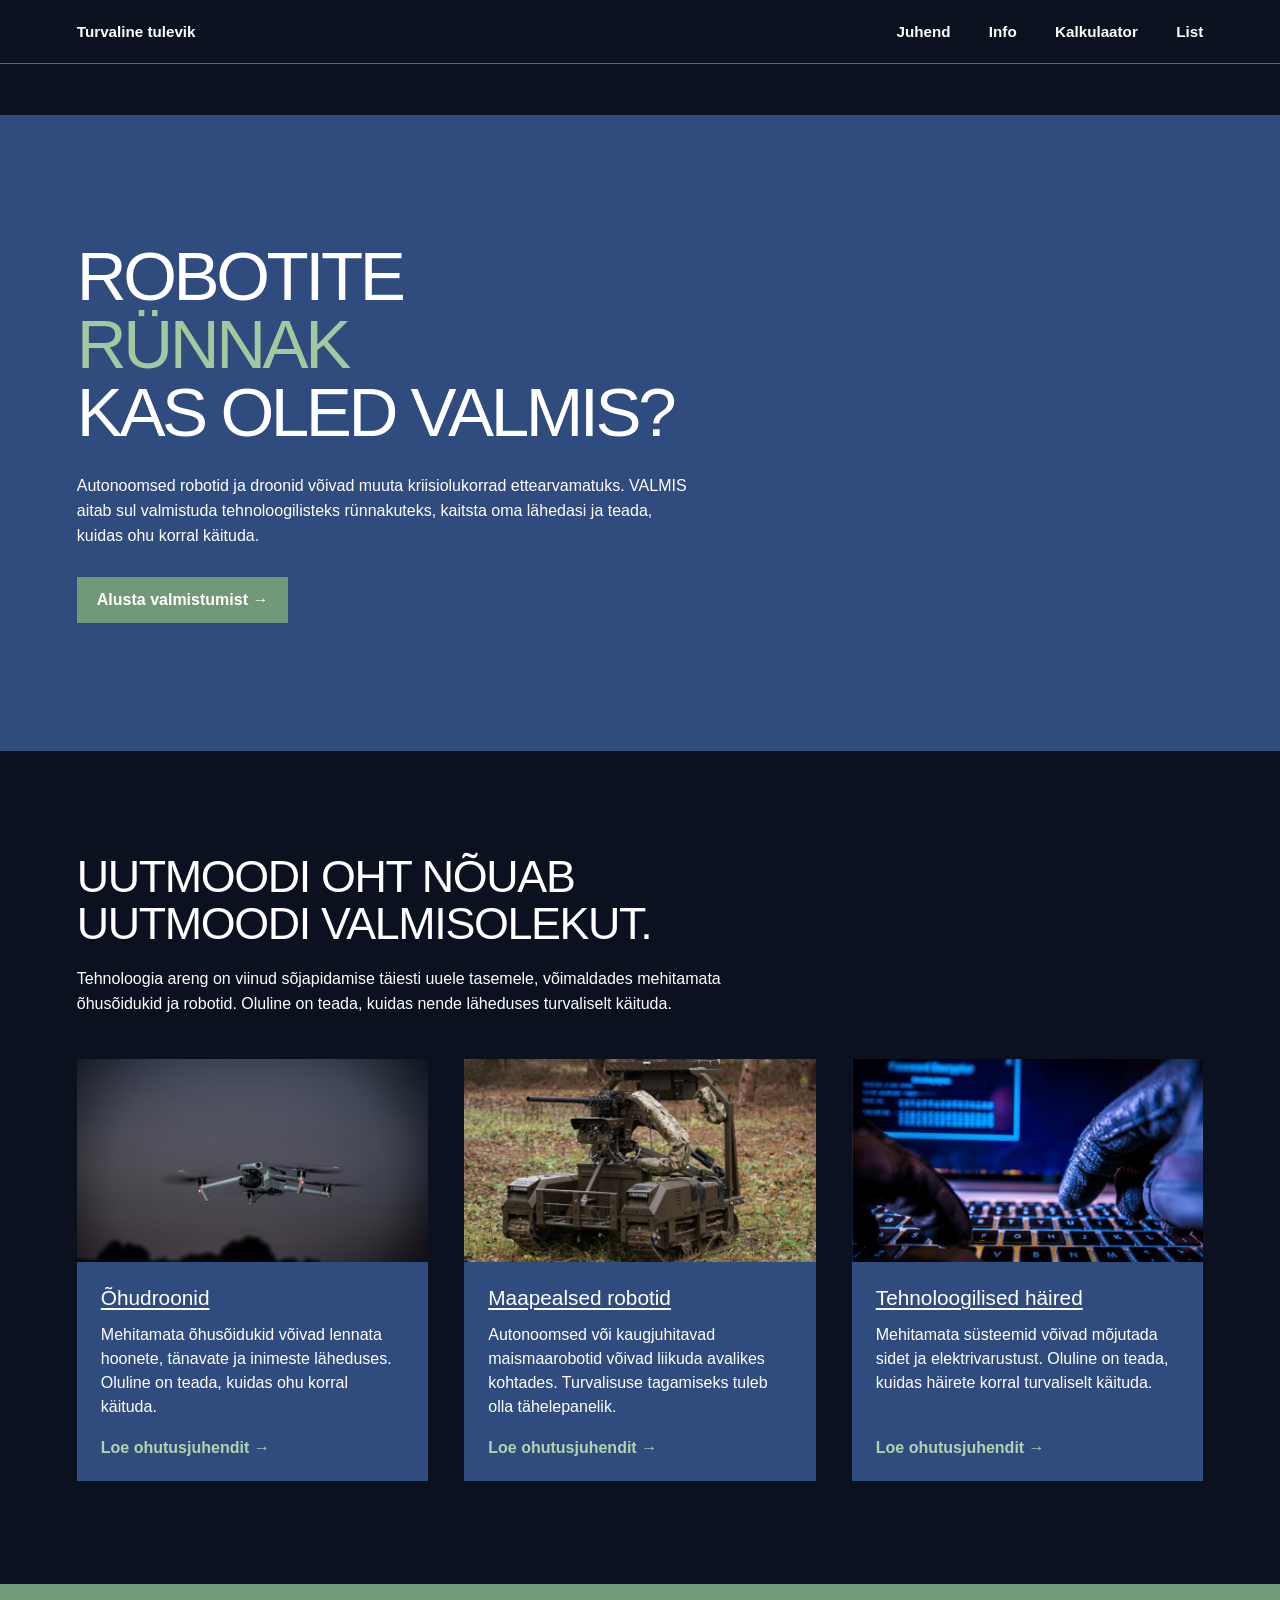
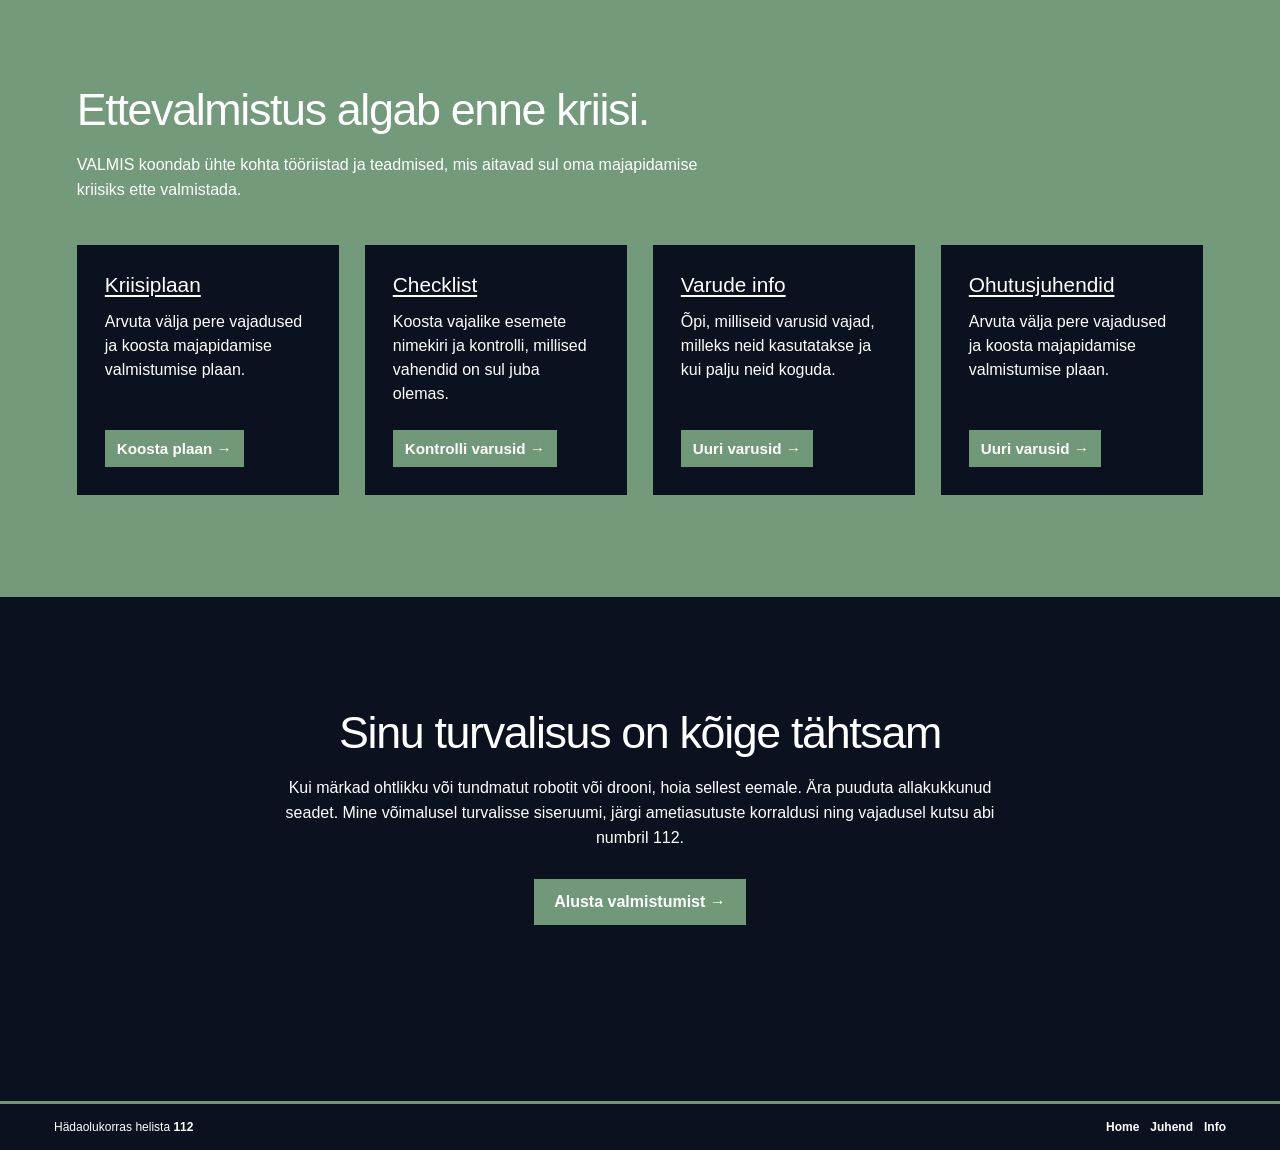
<file: index.html>
<!DOCTYPE html>
<html lang="et">
<head>
  <meta charset="UTF-8">
  <meta name="viewport" content="width=device-width, initial-scale=1.0">
  <title>Robotite Rünnak – Kas oled valmis?</title>
  <link rel="stylesheet" href="css/style.css">
  <script src="js/header.js" defer></script>
</head>
<body>

  <div id="header"></div>

  <div class="top-space"></div>

  <section class="hero" id="home">
    <div class="hero-content">
      <h1>
        ROBOTITE<br>
        <span>RÜNNAK</span><br>
        KAS OLED VALMIS?
      </h1>
      <p>
        Autonoomsed robotid ja droonid võivad muuta
        kriisiolukorrad ettearvamatuks. VALMIS aitab
        sul valmistuda tehnoloogilisteks rünnakuteks,
        kaitsta oma lähedasi ja teada, kuidas ohu
        korral käituda.
      </p>
      <a class="btn" href="juhendid.html">
        Alusta valmistumist →
      </a>
    </div>
  </section>

  <section class="threats" id="info">
    <div class="content">
      <h2>
        UUTMOODI OHT NÕUAB<br>
        UUTMOODI VALMISOLEKUT.
      </h2>
      <p class="intro">
        Tehnoloogia areng on viinud sõjapidamise
        täiesti uuele tasemele, võimaldades
        mehitamata õhusõidukid ja robotid.
        Oluline on teada, kuidas nende läheduses
        turvaliselt käituda.
      </p>

      <div class="threat-grid">
        <article class="threat-card">
          <img src="images/drone.png" alt="Õhudroon">
          <div class="threat-text">
            <h3>Õhudroonid</h3>
            <p>
              Mehitamata õhusõidukid võivad lennata
              hoonete, tänavate ja inimeste läheduses.
              Oluline on teada, kuidas ohu korral käituda.
            </p>
            <a href="juhendid.html">Loe ohutusjuhendit →</a>
          </div>
        </article>

        <article class="threat-card">
          <img src="images/turret.png" alt="Maapealne robot">
          <div class="threat-text">
            <h3>Maapealsed robotid</h3>
            <p>
              Autonoomsed või kaugjuhitavad
              maismaarobotid võivad liikuda
              avalikes kohtades. Turvalisuse
              tagamiseks tuleb olla tähelepanelik.
            </p>
            <a href="juhendid.html">Loe ohutusjuhendit →</a>
          </div>
        </article>

        <article class="threat-card">
          <img src="images/technology.png" alt="Tehnoloogilised häired">
          <div class="threat-text">
            <h3>Tehnoloogilised häired</h3>
            <p>
              Mehitamata süsteemid võivad mõjutada
              sidet ja elektrivarustust. Oluline
              on teada, kuidas häirete korral
              turvaliselt käituda.
            </p>
            <a href="juhendid.html">Loe ohutusjuhendit →</a>
          </div>
        </article>
      </div>
    </div>
  </section>

  <section class="preparation" id="juhend">
    <div class="content">
      <h2>Ettevalmistus algab enne kriisi.</h2>
      <p class="preparation-intro">
        VALMIS koondab ühte kohta tööriistad
        ja teadmised, mis aitavad sul oma
        majapidamise kriisiks ette valmistada.
      </p>

      <div class="prep-grid">
        <article class="prep-card">
          <h3>Kriisiplaan</h3>
          <p>
            Arvuta välja pere vajadused ja
            koosta majapidamise valmistumise plaan.
          </p>
          <a href="kalkulaator.html">Koosta plaan →</a>
        </article>

        <article class="prep-card">
          <h3>Checklist</h3>
          <p>
            Koosta vajalike esemete nimekiri
            ja kontrolli, millised vahendid
            on sul juba olemas.
          </p>
          <a href="list.html">Kontrolli varusid →</a>
        </article>

        <article class="prep-card">
          <h3>Varude info</h3>
          <p>
            Õpi, milliseid varusid vajad,
            milleks neid kasutatakse ja
            kui palju neid koguda.
          </p>
          <a href="info.html">Uuri varusid →</a>
        </article>

        <article class="prep-card">
          <h3>Ohutusjuhendid</h3>
          <p>
            Arvuta välja pere vajadused
            ja koosta majapidamise
            valmistumise plaan.
          </p>
          <a href="juhendid.html">Uuri varusid →</a>
        </article>
      </div>
    </div>
  </section>

  <section class="bottom" id="bottom">
    <div class="bottom-content">
      <h2>Sinu turvalisus on kõige tähtsam</h2>
      <p>
        Kui märkad ohtlikku või tundmatut robotit
        või drooni, hoia sellest eemale.
        Ära puuduta allakukkunud seadet.
        Mine võimalusel turvalisse siseruumi,
        järgi ametiasutuste korraldusi ning
        vajadusel kutsu abi numbril 112.
      </p>
      <a href="juhendid.html" class="btn">
        Alusta valmistumist →
      </a>
    </div>
  </section>

  <footer class="footer">
    <p>Hädaolukorras helista <strong>112</strong></p>
    <nav class="footer-links" aria-label="Jaluse menüü">
      <a href="index.html">Home</a>
      <a href="juhendid.html">Juhend</a>
      <a href="info.html">Info</a>
    </nav>
  </footer>

</body>
</html>
</file>
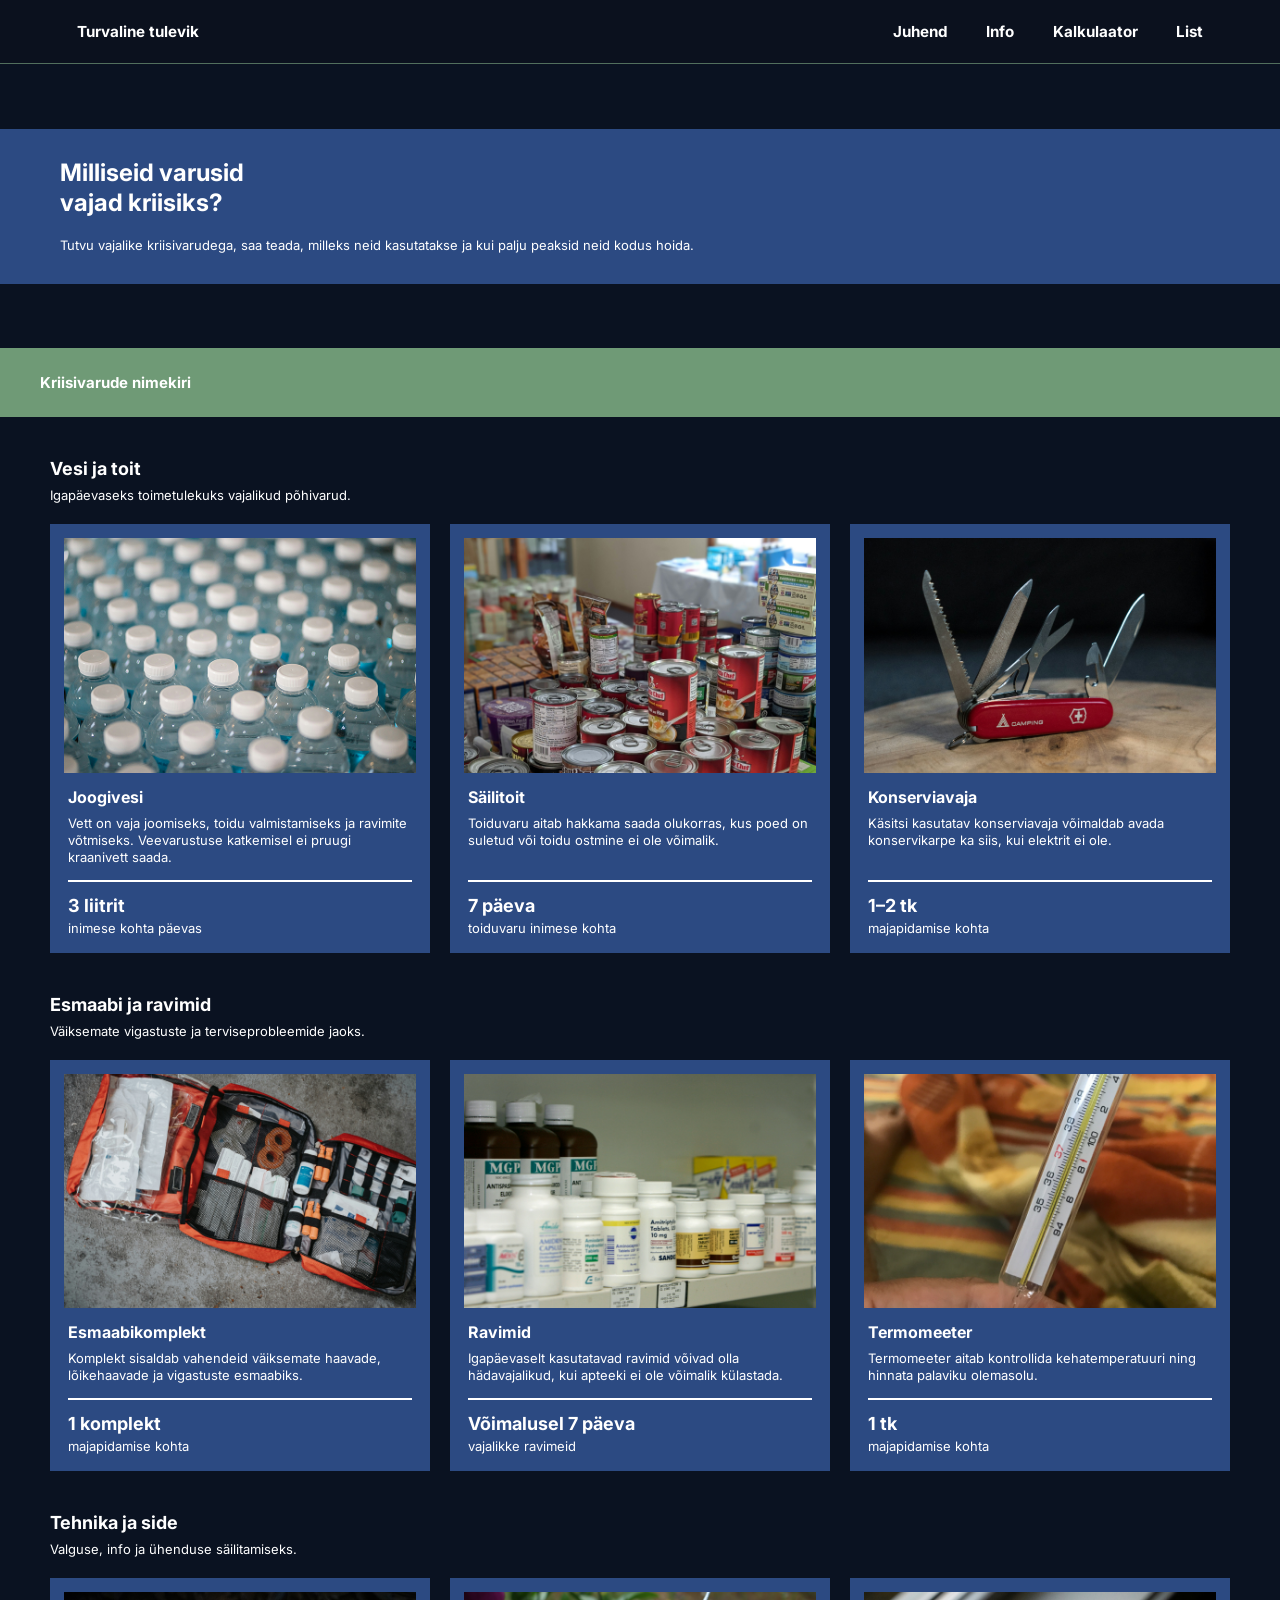
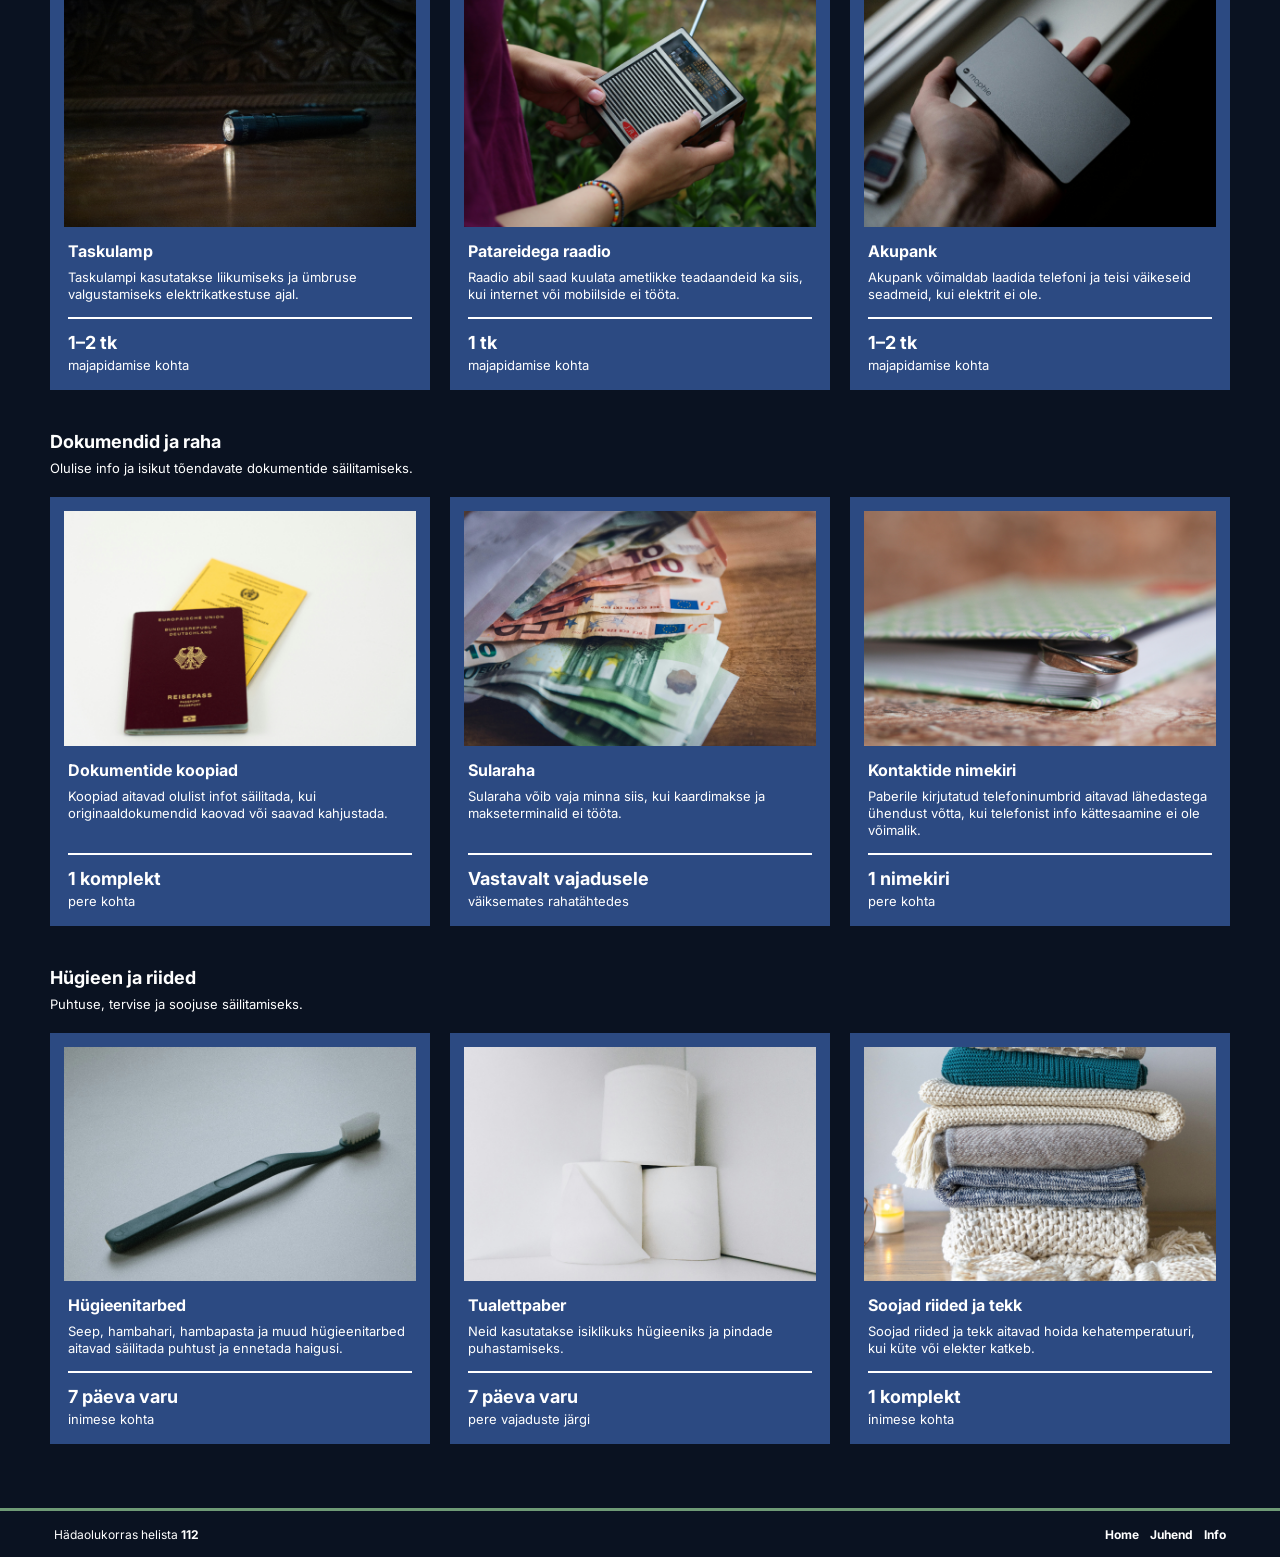
<file: info.html>
<!DOCTYPE html>
<html lang="et">
<head>
  <meta charset="UTF-8">
  <meta name="viewport" content="width=device-width, initial-scale=1.0">
  <title>Milliseid varusid vajad kriisiks?</title>
  <link rel="preconnect" href="https://fonts.googleapis.com">
  <link rel="preconnect" href="https://fonts.gstatic.com" crossorigin>
  <link href="https://fonts.googleapis.com/css2?family=Inter:wght@400;700&display=swap" rel="stylesheet">
  <link rel="stylesheet" href="css/info.css">
</head>
<body>
   <header class="top">
    <a href="index.html">Turvaline tulevik</a>
    <nav>
      <a href="juhendid.html">Juhend</a>
      <a href="info.html">Info</a>
      <a href="kalkulaator.html">Kalkulaator</a>
      <a href="list.html">List</a>
    </nav>
  </header>

  <main>
    <header class="intro">
      <div class="intro-inner">
        <h1>Milliseid varusid<br>vajad kriisiks?</h1>
        <p>Tutvu vajalike kriisivarudega, saa teada, milleks neid kasutatakse ja kui palju peaksid neid kodus hoida.</p>
      </div>
    </header>

    <section class="supplies" aria-labelledby="supplies-title">
      <h2 id="supplies-title" class="section-bar">Kriisivarude nimekiri</h2>

      <section class="group" aria-labelledby="group-1">
        <h3 id="group-1">Vesi ja toit</h3>
        <p class="group-intro">Igapäevaseks toimetulekuks vajalikud põhivarud.</p>
        <div class="card-grid">
          <article class="supply-card">
            <img src="images/vesi.png" alt="" loading="lazy">
            <div class="supply-body">
              <h4>Joogivesi</h4>
              <p class="desc">Vett on vaja joomiseks, toidu valmistamiseks ja ravimite võtmiseks. Veevarustuse katkemisel ei pruugi kraanivett saada.</p>
              <p class="amount">3 liitrit</p>
              <p class="unit">inimese kohta päevas</p>
            </div>
          </article>
          <article class="supply-card">
            <img src="images/toit.png" alt="" loading="lazy">
            <div class="supply-body">
              <h4>Säilitoit</h4>
              <p class="desc">Toiduvaru aitab hakkama saada olukorras, kus poed on suletud või toidu ostmine ei ole võimalik.</p>
              <p class="amount">7 päeva</p>
              <p class="unit">toiduvaru inimese kohta</p>
            </div>
          </article>
          <article class="supply-card">
            <img src="images/taskunuga.png" alt="" loading="lazy">
            <div class="supply-body">
              <h4>Konserviavaja</h4>
              <p class="desc">Käsitsi kasutatav konserviavaja võimaldab avada konservikarpe ka siis, kui elektrit ei ole.</p>
              <p class="amount">1–2 tk</p>
              <p class="unit">majapidamise kohta</p>
            </div>
          </article>
        </div>
      </section>

      <section class="group" aria-labelledby="group-2">
        <h3 id="group-2">Esmaabi ja ravimid</h3>
        <p class="group-intro">Väiksemate vigastuste ja terviseprobleemide jaoks.</p>
        <div class="card-grid">
          <article class="supply-card">
            <img src="images/esmaabi.png" alt="" loading="lazy">
            <div class="supply-body">
              <h4>Esmaabikomplekt</h4>
              <p class="desc">Komplekt sisaldab vahendeid väiksemate haavade, lõikehaavade ja vigastuste esmaabiks.</p>
              <p class="amount">1 komplekt</p>
              <p class="unit">majapidamise kohta</p>
            </div>
          </article>
          <article class="supply-card">
            <img src="images/ravimid.png" alt="" loading="lazy">
            <div class="supply-body">
              <h4>Ravimid</h4>
              <p class="desc">Igapäevaselt kasutatavad ravimid võivad olla hädavajalikud, kui apteeki ei ole võimalik külastada.</p>
              <p class="amount">Võimalusel 7 päeva</p>
              <p class="unit">vajalikke ravimeid</p>
            </div>
          </article>
          <article class="supply-card">
            <img src="images/kraadiklaas.png" alt="" loading="lazy">
            <div class="supply-body">
              <h4>Termomeeter</h4>
              <p class="desc">Termomeeter aitab kontrollida kehatemperatuuri ning hinnata palaviku olemasolu.</p>
              <p class="amount">1 tk</p>
              <p class="unit">majapidamise kohta</p>
            </div>
          </article>
        </div>
      </section>

      <section class="group" aria-labelledby="group-3">
        <h3 id="group-3">Tehnika ja side</h3>
        <p class="group-intro">Valguse, info ja ühenduse säilitamiseks.</p>
        <div class="card-grid">
          <article class="supply-card">
            <img src="images/lamp.png" alt="" loading="lazy">
            <div class="supply-body">
              <h4>Taskulamp</h4>
              <p class="desc">Taskulampi kasutatakse liikumiseks ja ümbruse valgustamiseks elektrikatkestuse ajal.</p>
              <p class="amount">1–2 tk</p>
              <p class="unit">majapidamise kohta</p>
            </div>
          </article>
          <article class="supply-card">
            <img src="images/radio.png" alt="" loading="lazy">
            <div class="supply-body">
              <h4>Patareidega raadio</h4>
              <p class="desc">Raadio abil saad kuulata ametlikke teadaandeid ka siis, kui internet või mobiilside ei tööta.</p>
              <p class="amount">1 tk</p>
              <p class="unit">majapidamise kohta</p>
            </div>
          </article>
          <article class="supply-card">
            <img src="images/akupank.png" alt="" loading="lazy">
            <div class="supply-body">
              <h4>Akupank</h4>
              <p class="desc">Akupank võimaldab laadida telefoni ja teisi väikeseid seadmeid, kui elektrit ei ole.</p>
              <p class="amount">1–2 tk</p>
              <p class="unit">majapidamise kohta</p>
            </div>
          </article>
        </div>
      </section>

      <section class="group" aria-labelledby="group-4">
        <h3 id="group-4">Dokumendid ja raha</h3>
        <p class="group-intro">Olulise info ja isikut tõendavate dokumentide säilitamiseks.</p>
        <div class="card-grid">
          <article class="supply-card">
            <img src="images/dokumendid.png" alt="" loading="lazy">
            <div class="supply-body">
              <h4>Dokumentide koopiad</h4>
              <p class="desc">Koopiad aitavad olulist infot säilitada, kui originaaldokumendid kaovad või saavad kahjustada.</p>
              <p class="amount">1 komplekt</p>
              <p class="unit">pere kohta</p>
            </div>
          </article>
          <article class="supply-card">
            <img src="images/raha.png" alt="" loading="lazy">
            <div class="supply-body">
              <h4>Sularaha</h4>
              <p class="desc">Sularaha võib vaja minna siis, kui kaardimakse ja makseterminalid ei tööta.</p>
              <p class="amount">Vastavalt vajadusele</p>
              <p class="unit">väiksemates rahatähtedes</p>
            </div>
          </article>
          <article class="supply-card">
            <img src="images/book.png" alt="" loading="lazy">
            <div class="supply-body">
              <h4>Kontaktide nimekiri</h4>
              <p class="desc">Paberile kirjutatud telefoninumbrid aitavad lähedastega ühendust võtta, kui telefonist info kättesaamine ei ole võimalik.</p>
              <p class="amount">1 nimekiri</p>
              <p class="unit">pere kohta</p>
            </div>
          </article>
        </div>
      </section>

      <section class="group" aria-labelledby="group-5">
        <h3 id="group-5">Hügieen ja riided</h3>
        <p class="group-intro">Puhtuse, tervise ja soojuse säilitamiseks.</p>
        <div class="card-grid">
          <article class="supply-card">
            <img src="images/hambahari.png" alt="" loading="lazy">
            <div class="supply-body">
              <h4>Hügieenitarbed</h4>
              <p class="desc">Seep, hambahari, hambapasta ja muud hügieenitarbed aitavad säilitada puhtust ja ennetada haigusi.</p>
              <p class="amount">7 päeva varu</p>
              <p class="unit">inimese kohta</p>
            </div>
          </article>
          <article class="supply-card">
            <img src="images/paber.png" alt="" loading="lazy">
            <div class="supply-body">
              <h4>Tualettpaber</h4>
              <p class="desc">Neid kasutatakse isiklikuks hügieeniks ja pindade puhastamiseks.</p>
              <p class="amount">7 päeva varu</p>
              <p class="unit">pere vajaduste järgi</p>
            </div>
          </article>
          <article class="supply-card">
            <img src="images/tekk.png" alt="" loading="lazy">
            <div class="supply-body">
              <h4>Soojad riided ja tekk</h4>
              <p class="desc">Soojad riided ja tekk aitavad hoida kehatemperatuuri, kui küte või elekter katkeb.</p>
              <p class="amount">1 komplekt</p>
              <p class="unit">inimese kohta</p>
            </div>
          </article>
        </div>
      </section>
    </section>

  </main>

  <footer class="footer">
    <p>Hädaolukorras helista <strong>112</strong></p>
    <nav class="footer-links" aria-label="Jaluse menüü">
      <a href="index.html">Home</a>
      <a href="juhendid.html">Juhend</a>
      <a href="info.html">Info</a>
    </nav>
  </footer>
</body>
</html>
</file>
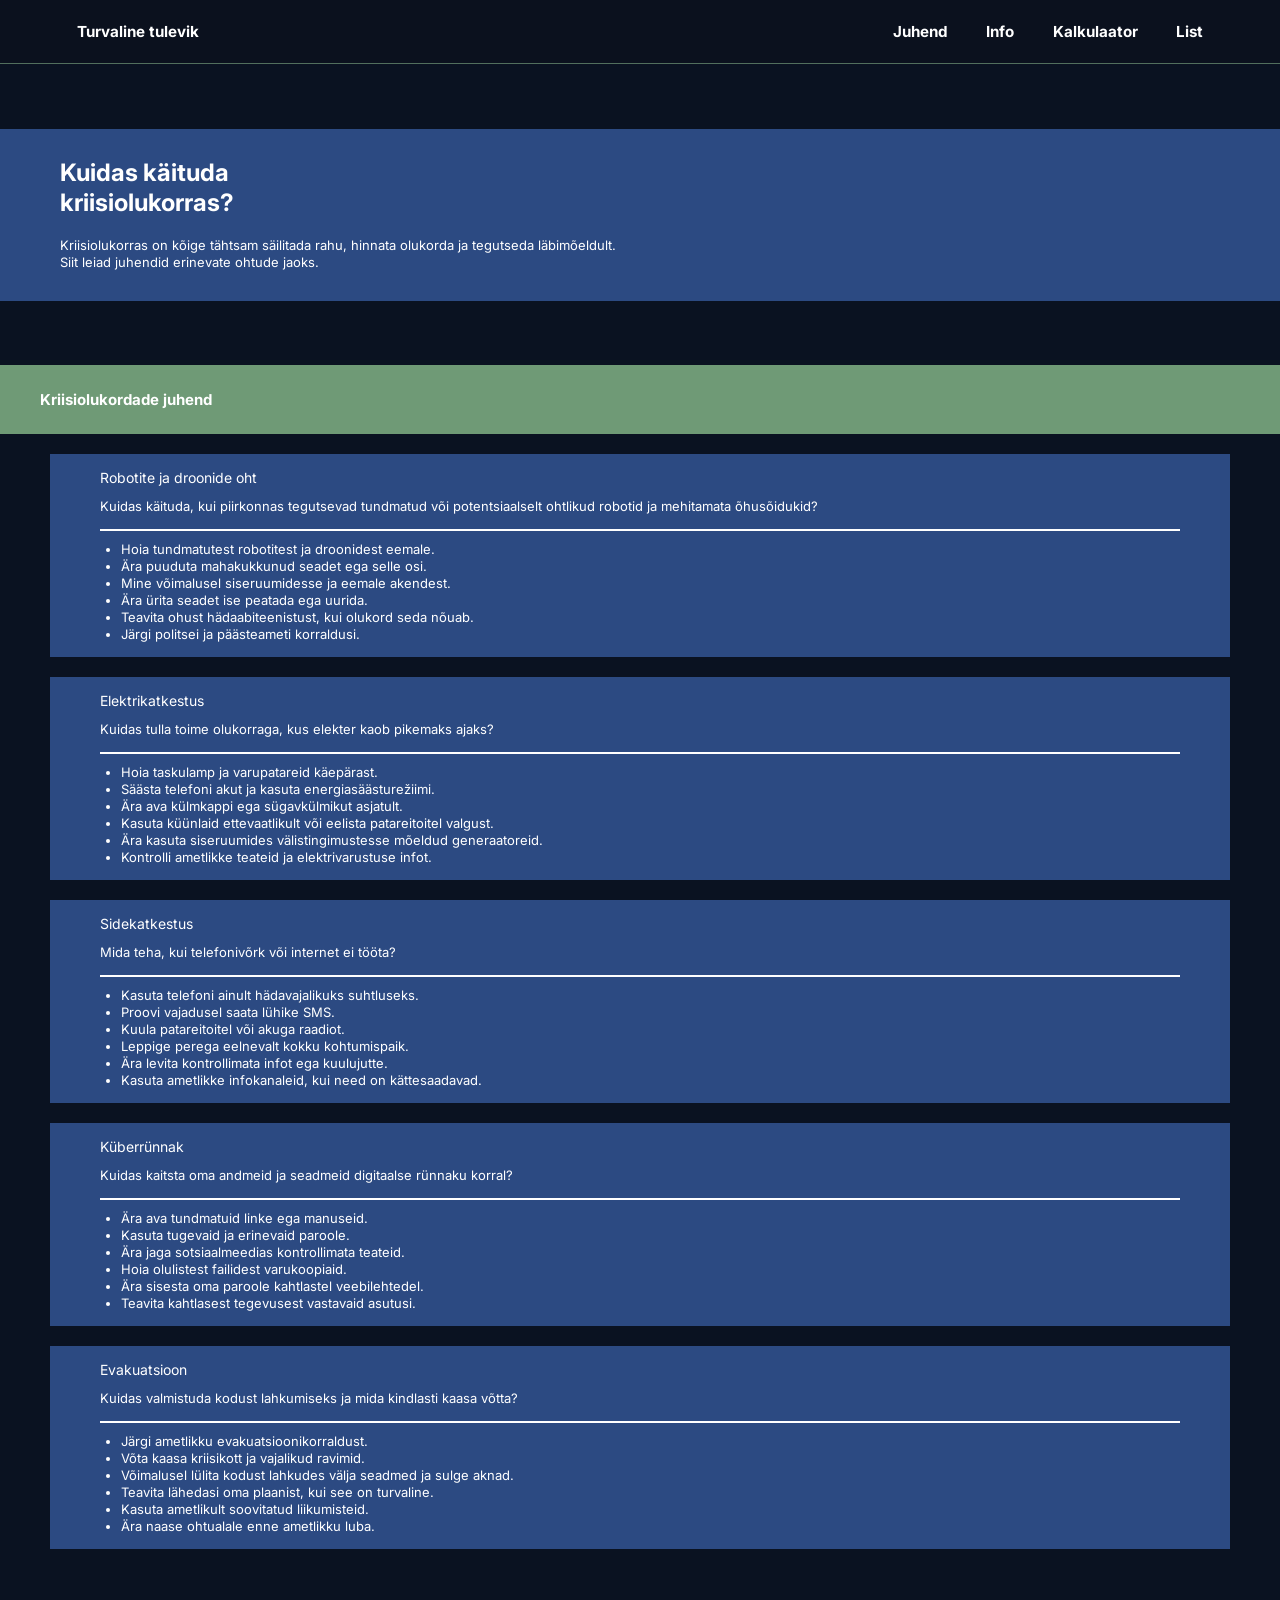
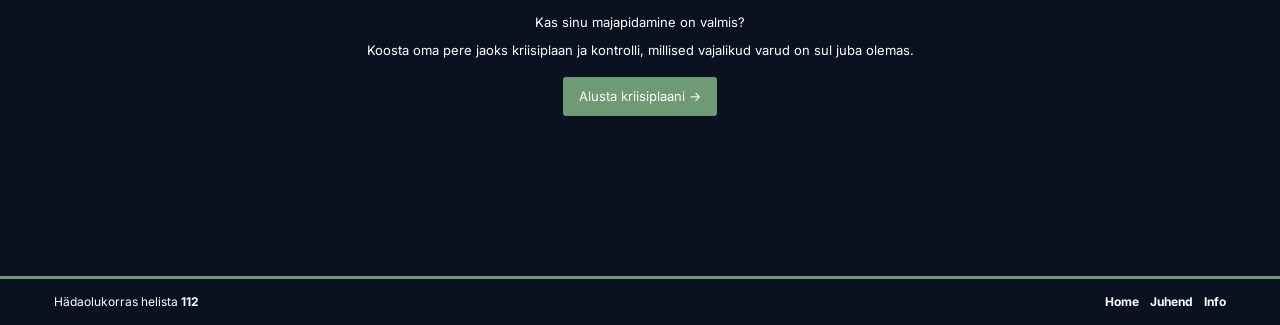
<file: juhendid.html>
<!DOCTYPE html>
<html lang="et">
<head>
  <meta charset="UTF-8">
  <meta name="viewport" content="width=device-width, initial-scale=1.0">
  <title>Kuidas käituda kriisiolukorras?</title>
  <link rel="preconnect" href="https://fonts.googleapis.com">
  <link rel="preconnect" href="https://fonts.gstatic.com" crossorigin>
  <link href="https://fonts.googleapis.com/css2?family=Inter:wght@400;700&display=swap" rel="stylesheet">
  <link rel="stylesheet" href="css/juhendid.css">
   <script src="js/header.js" defer></script>
</head>
<body>

  <header class="top">
    <a href="index.html">Turvaline tulevik</a>
    <nav>
      <a href="juhendid.html">Juhend</a>
      <a href="info.html">Info</a>
      <a href="kalkulaator.html">Kalkulaator</a>
      <a href="list.html">List</a>
    </nav>
  </header>


  <main>
    <header class="intro">
      <div class="intro-inner">
        <h1>Kuidas käituda<br>kriisiolukorras?</h1>
        <p>Kriisiolukorras on kõige tähtsam säilitada rahu, hinnata olukorda ja tegutseda läbimõeldult.<br>
          Siit leiad juhendid erinevate ohtude jaoks.</p>
      </div>
    </header>

    <section class="guides" aria-labelledby="guides-title">
      <h2 id="guides-title" class="section-bar">Kriisiolukordade juhend</h2>

      <div class="guide-list">
        <article class="guide-card">
          <h3>Robotite ja droonide oht</h3>
          <p class="question">Kuidas käituda, kui piirkonnas tegutsevad tundmatud või potentsiaalselt ohtlikud robotid ja mehitamata õhusõidukid?</p>
          <hr>
          <ul>
            <li>Hoia tundmatutest robotitest ja droonidest eemale.</li>
            <li>Ära puuduta mahakukkunud seadet ega selle osi.</li>
            <li>Mine võimalusel siseruumidesse ja eemale akendest.</li>
            <li>Ära ürita seadet ise peatada ega uurida.</li>
            <li>Teavita ohust hädaabiteenistust, kui olukord seda nõuab.</li>
            <li>Järgi politsei ja päästeameti korraldusi.</li>
          </ul>
        </article>

        <article class="guide-card">
          <h3>Elektrikatkestus</h3>
          <p class="question">Kuidas tulla toime olukorraga, kus elekter kaob pikemaks ajaks?</p>
          <hr>
          <ul>
            <li>Hoia taskulamp ja varupatareid käepärast.</li>
            <li>Säästa telefoni akut ja kasuta energiasäästurežiimi.</li>
            <li>Ära ava külmkappi ega sügavkülmikut asjatult.</li>
            <li>Kasuta küünlaid ettevaatlikult või eelista patareitoitel valgust.</li>
            <li>Ära kasuta siseruumides välistingimustesse mõeldud generaatoreid.</li>
            <li>Kontrolli ametlikke teateid ja elektrivarustuse infot.</li>
          </ul>
        </article>

        <article class="guide-card">
          <h3>Sidekatkestus</h3>
          <p class="question">Mida teha, kui telefonivõrk või internet ei tööta?</p>
          <hr>
          <ul>
            <li>Kasuta telefoni ainult hädavajalikuks suhtluseks.</li>
            <li>Proovi vajadusel saata lühike SMS.</li>
            <li>Kuula patareitoitel või akuga raadiot.</li>
            <li>Leppige perega eelnevalt kokku kohtumispaik.</li>
            <li>Ära levita kontrollimata infot ega kuulujutte.</li>
            <li>Kasuta ametlikke infokanaleid, kui need on kättesaadavad.</li>
          </ul>
        </article>

        <article class="guide-card">
          <h3>Küberrünnak</h3>
          <p class="question">Kuidas kaitsta oma andmeid ja seadmeid digitaalse rünnaku korral?</p>
          <hr>
          <ul>
            <li>Ära ava tundmatuid linke ega manuseid.</li>
            <li>Kasuta tugevaid ja erinevaid paroole.</li>
            <li>Ära jaga sotsiaalmeedias kontrollimata teateid.</li>
            <li>Hoia olulistest failidest varukoopiaid.</li>
            <li>Ära sisesta oma paroole kahtlastel veebilehtedel.</li>
            <li>Teavita kahtlasest tegevusest vastavaid asutusi.</li>
          </ul>
        </article>

        <article class="guide-card">
          <h3>Evakuatsioon</h3>
          <p class="question">Kuidas valmistuda kodust lahkumiseks ja mida kindlasti kaasa võtta?</p>
          <hr>
          <ul>
            <li>Järgi ametlikku evakuatsioonikorraldust.</li>
            <li>Võta kaasa kriisikott ja vajalikud ravimid.</li>
            <li>Võimalusel lülita kodust lahkudes välja seadmed ja sulge aknad.</li>
            <li>Teavita lähedasi oma plaanist, kui see on turvaline.</li>
            <li>Kasuta ametlikult soovitatud liikumisteid.</li>
            <li>Ära naase ohtualale enne ametlikku luba.</li>
          </ul>
        </article>
      </div>
    </section>
  </main>

  <footer class="cta">
    <p>Kas sinu majapidamine on valmis?</p>
    <p>Koosta oma pere jaoks kriisiplaan ja kontrolli, millised vajalikud varud on sul juba olemas.</p>
    <a href="list.html" class="button">Alusta kriisiplaani <span aria-hidden="true">→</span></a>
  </footer>

  <footer class="footer">
    <p>Hädaolukorras helista <strong>112</strong></p>
    <nav class="footer-links" aria-label="Jaluse menüü">
      <a href="index.html">Home</a>
      <a href="juhendid.html">Juhend</a>
      <a href="info.html">Info</a>
    </nav>
  </footer>
</body>
</html>
</file>
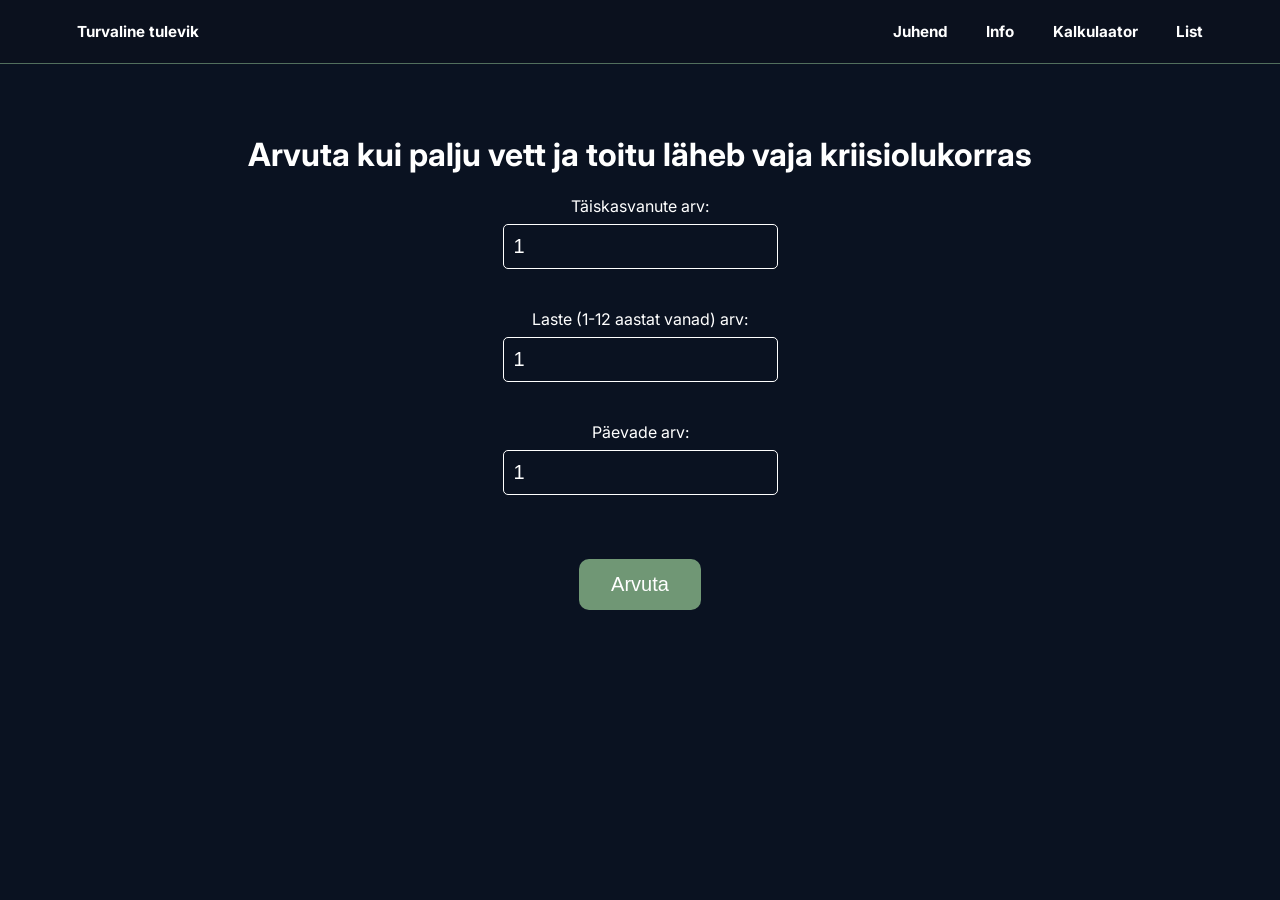
<file: kalkulaator.html>
<!DOCTYPE html>
<html lang="et">
<head>
    <meta charset="UTF-8">
    <meta name="viewport" content="width=device-width, initial-scale=1.0">
    <title>Toidu ja vee kalkulaator</title>
    <link rel="stylesheet" href="css/kalkulaator.css">
    <link href="https://fonts.googleapis.com/css2?family=Inter:ital,opsz,wght@0,14..32,100..900;1,14..32,100..900&family=Solway:wght@300;400;500;700;800&display=swap" rel="stylesheet">
     <script src="js/header.js" defer></script>
</head>

<body>

    <div id="header"></div>

    <main>
        <h1>Arvuta kui palju vett ja toitu läheb vaja kriisiolukorras</h1>

        <div class="input-container">
            <label for="taiskasvanud">Täiskasvanute arv:</label><br>
            <input type="number" id="taiskasvanud" name="taiskasvanud" min="0" value="1">
            <br><br>
            <label for="lapsed">Laste (1-12 aastat vanad) arv:</label><br>
            <input type="number" id="lapsed" name="lapsed" min="0" value="1">
            <br><br>
            <label for="paevad">Päevade arv:</label><br>
            <input type="number" id="paevad" name="paevad" min="1" value="1">
            <br><br>
        </div>

        <button onclick="calculate()">Arvuta</button>
        <section class="result-card" aria-live="polite">
            <h2>Tulemus</h2>
            <p id="result"></p>
            <p id="info"></p>
        </section>
        
    </main>
        <script>
        function calculate() {
            const adults = Number(document.getElementById("taiskasvanud").value);
            const children = Number(document.getElementById("lapsed").value);
            const days = Number(document.getElementById("paevad").value);


            const food = Math.round((adults * 0.7 + children * 0.45) * days);
            const water = Math.round((adults * 3 + children * 3) * days);

            document.getElementById("result").textContent =
                `Vajalik toidukogus on umbes ${food} kg ja veekogus ${water} liitrit.`;
            document.getElementById("info").textContent =
        `Arvestuse aluseks on täiskasvanu päevane toidukogus 0,7 kg ja lapse oma 0,45 kg. ` +
        `Vett arvestatakse iga inimese kohta 3 liitrit päevas.\n` +
        `Tegelik vajadus võib olenevalt olukorrast erineda.`;
        }

        document.querySelectorAll('input[type="number"]').forEach((input) => {
            input.addEventListener("input", () => {
            document.getElementById("result").textContent = "";
            document.getElementById("info").textContent = "";
        });
    });
</script>


</body>
</html>
</file>
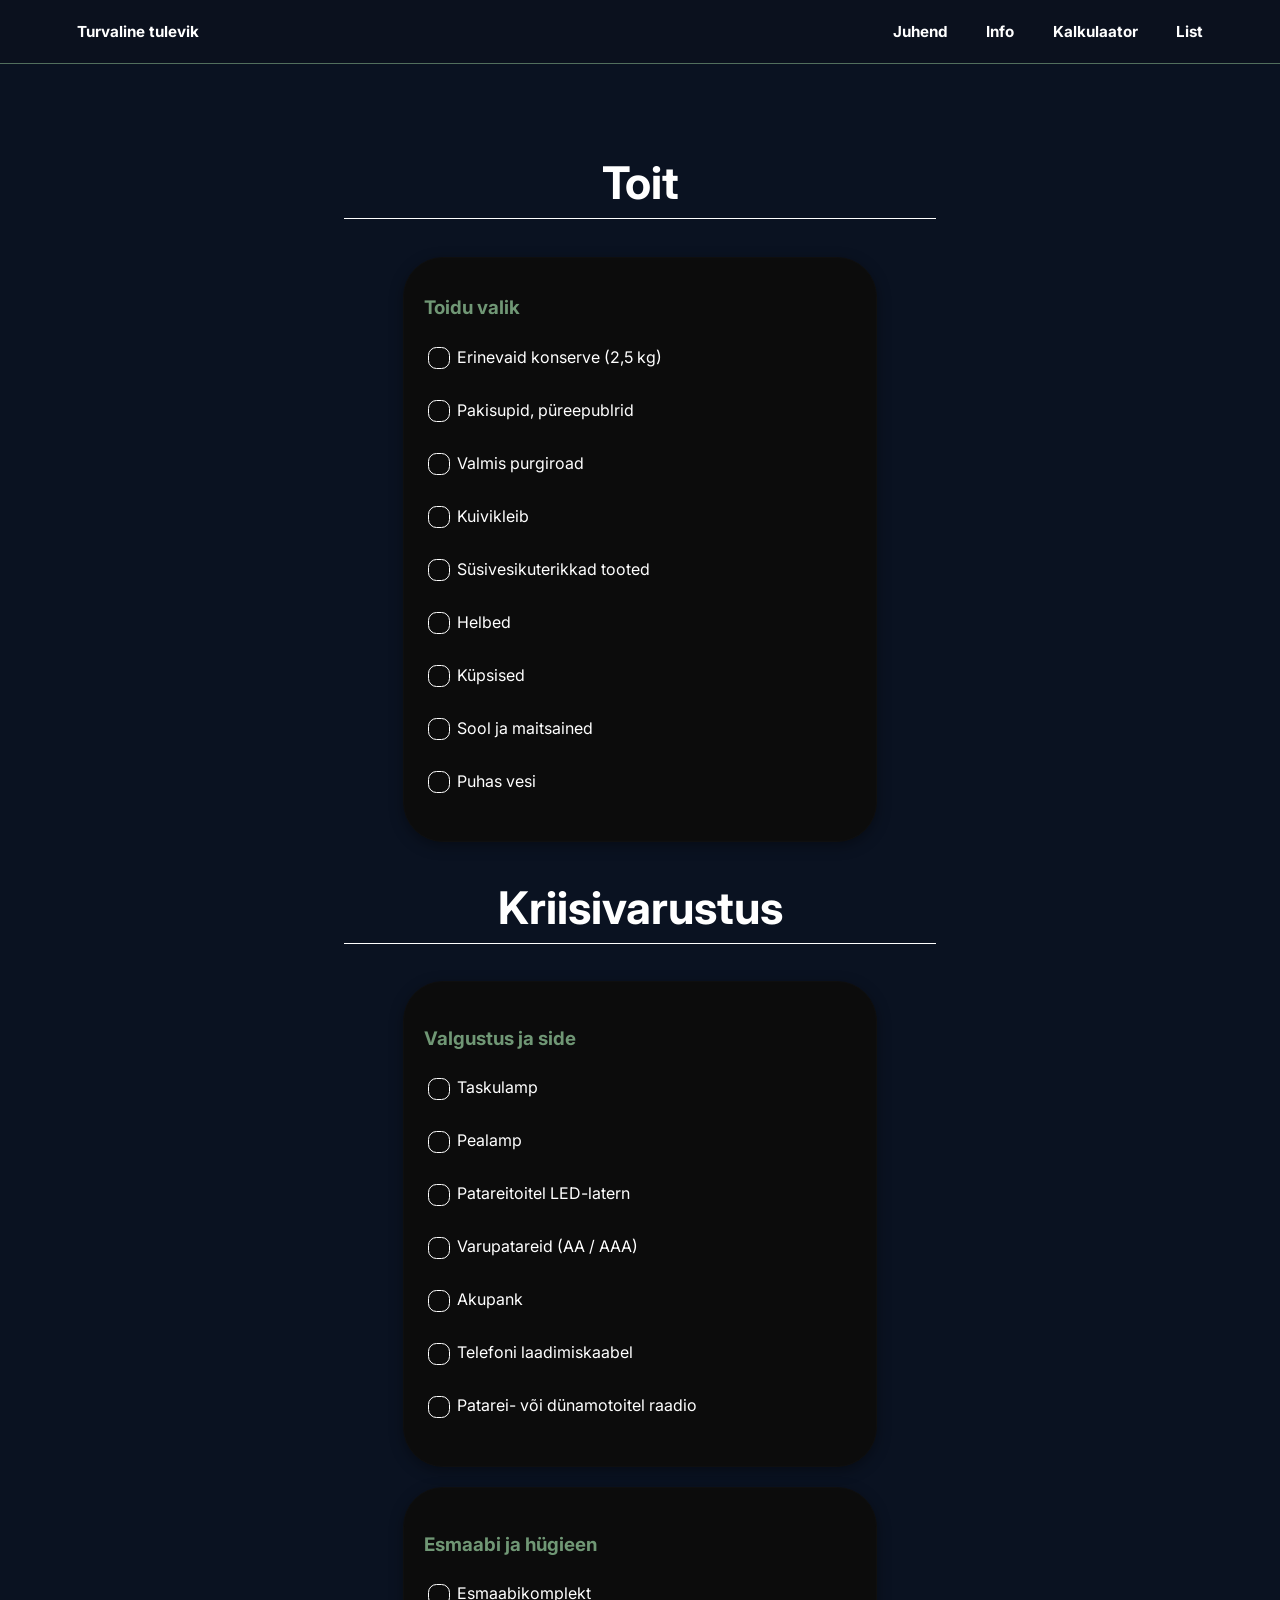
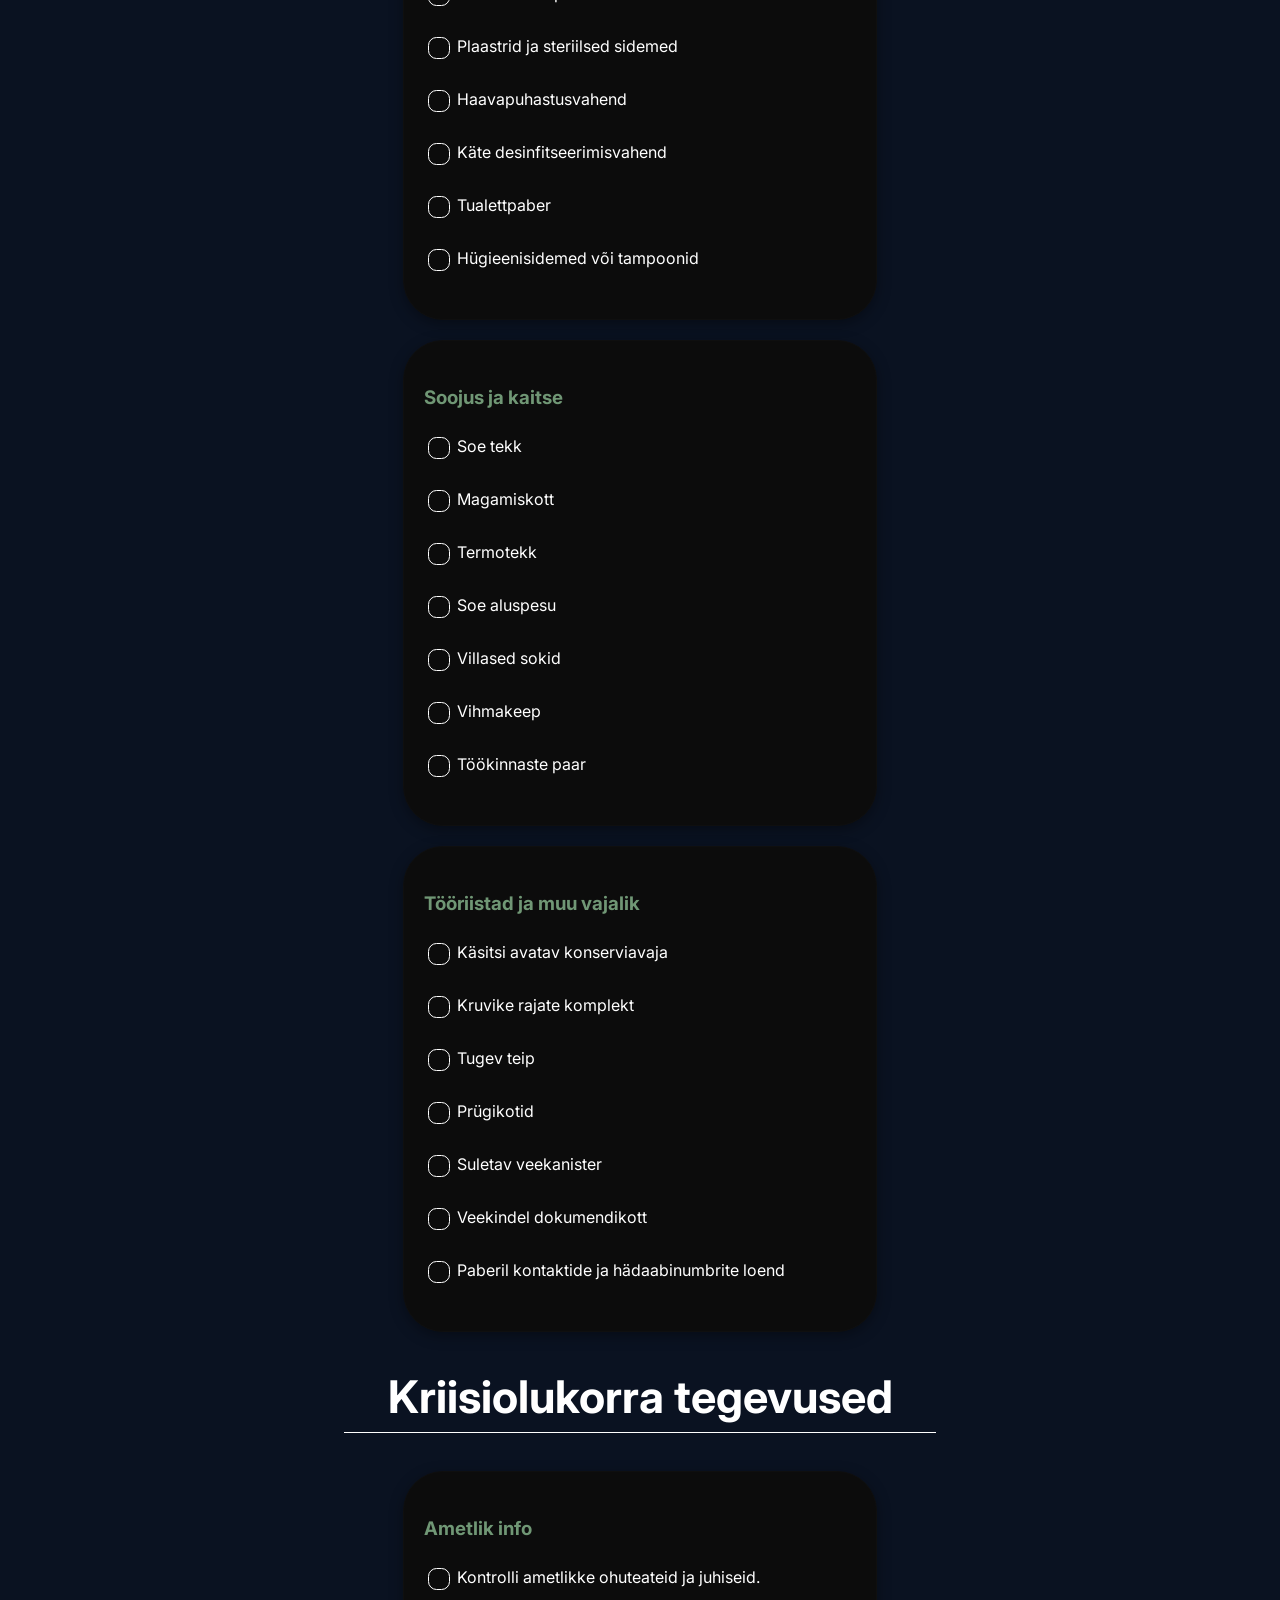
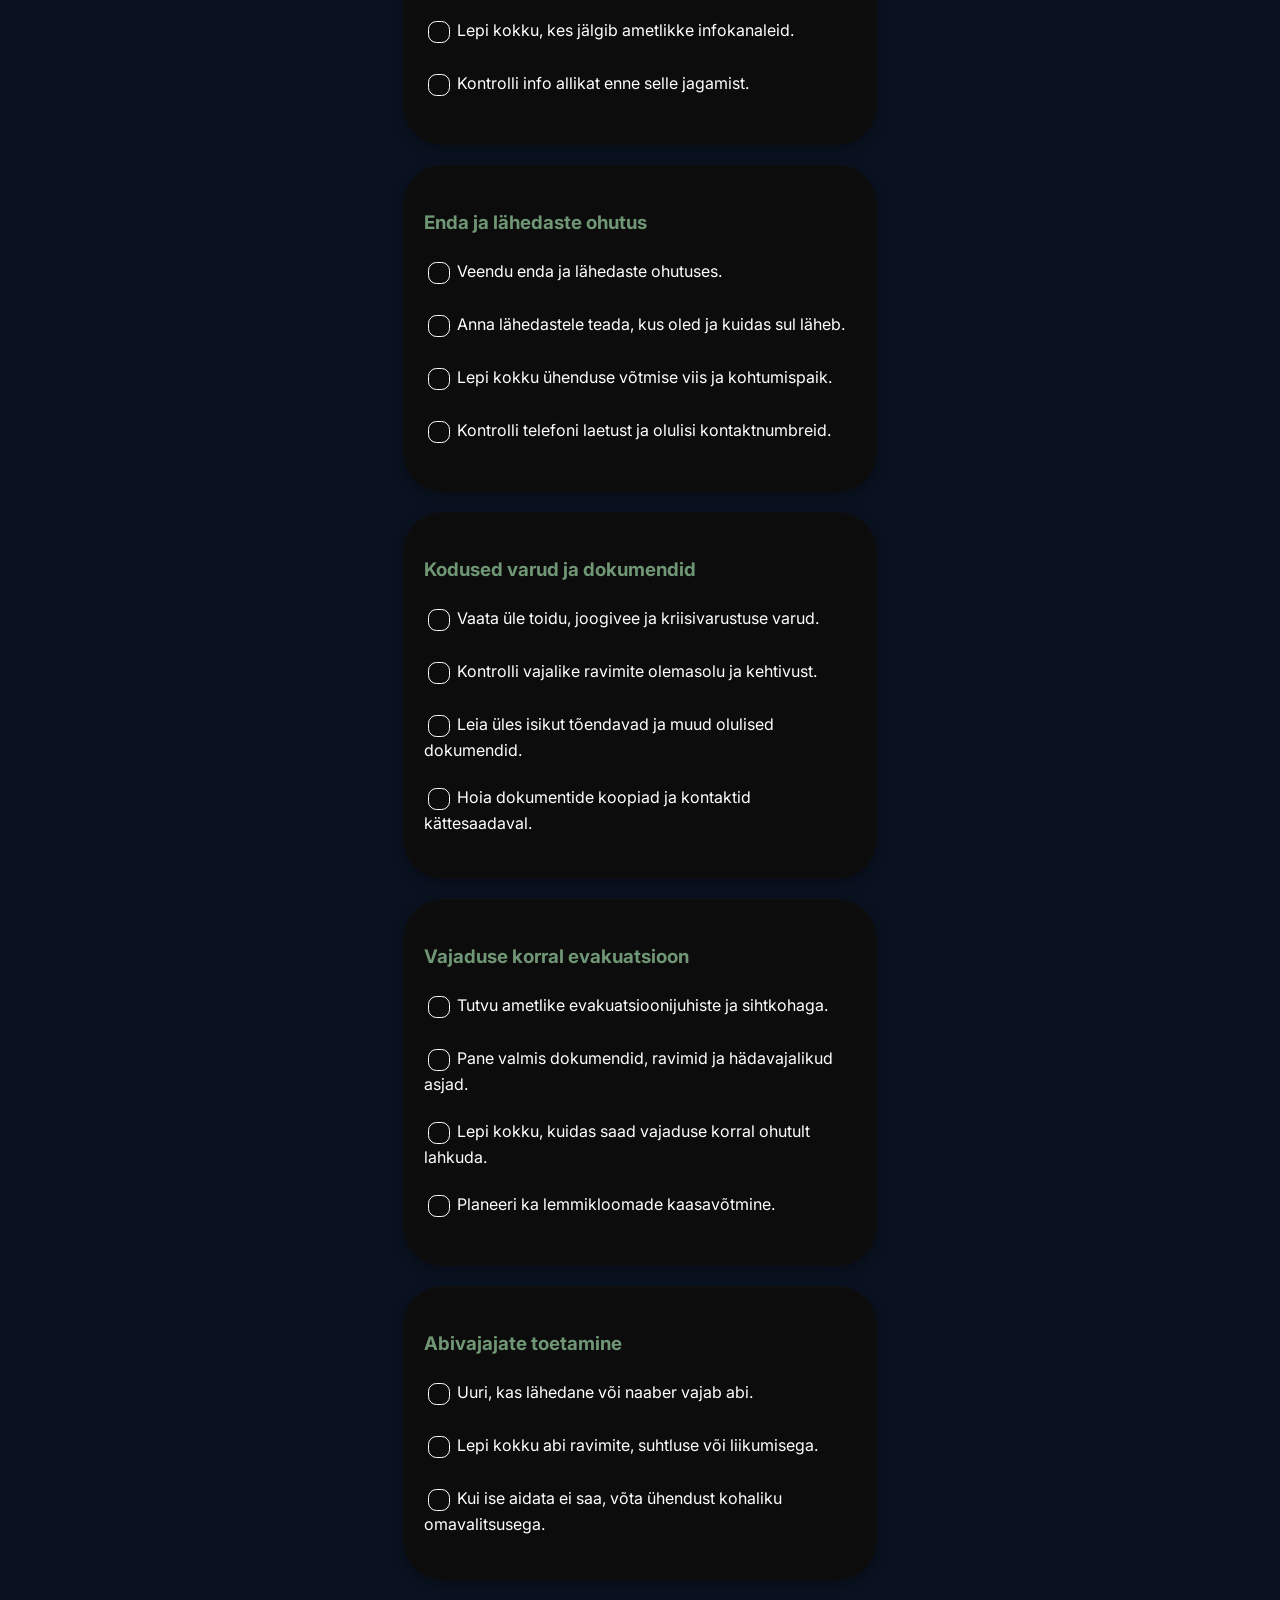
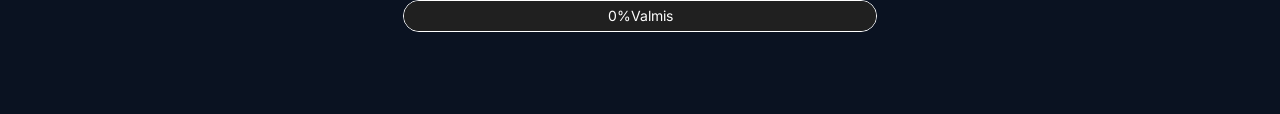
<file: list.html>
<!DOCTYPE html>
<html lang="en">
<head>
    <meta charset="UTF-8">
    <meta name="viewport" content="width=device-width, initial-scale=1.0">
    <title>Turvaline tulevik</title>
    <link rel="stylesheet" href="css/list.css">
    <link rel="preconnect" href="https://fonts.googleapis.com">
<link rel="preconnect" href="https://fonts.gstatic.com" crossorigin>
<link href="https://fonts.googleapis.com/css2?family=Inter:ital,opsz,wght@0,14..32,100..900;1,14..32,100..900&family=Solway:wght@300;400;500;700;800&display=swap" rel="stylesheet">
 <script src="js/header.js" defer></script>
</head>

<body>

    <div id="header"></div>

    <main>
        <h2>Toit</h2>
        <ul class="list">
            <h3>Toidu valik</h3>
            <li><label><input type="checkbox"> Erinevaid konserve (2,5 kg)</label></li>
            <li><label><input type="checkbox"> Pakisupid, püreepublrid</label></li>
            <li><label><input type="checkbox"> Valmis purgiroad</label></li>
            <li><label><input type="checkbox"> Kuivikleib</label></li>
            <li><label><input type="checkbox"> Süsivesikuterikkad tooted</label></li>
            <li><label><input type="checkbox"> Helbed</label></li>
            <li><label><input type="checkbox"> Küpsised</label></li>
            <li><label><input type="checkbox"> Sool ja maitsained</label></li>
            <li><label><input type="checkbox"> Puhas vesi</label></li>
        </ul>


        <h2>Kriisivarustus</h2>
        <ul class="list">
            <li><h3>Valgustus ja side</h3></li>
            <li><label><input type="checkbox"> Taskulamp</label></li>
            <li><label><input type="checkbox"> Pealamp</label></li>
            <li><label><input type="checkbox"> Patareitoitel LED-latern</label></li>
            <li><label><input type="checkbox"> Varupatareid (AA / AAA)</label></li>
            <li><label><input type="checkbox"> Akupank</label></li>
            <li><label><input type="checkbox"> Telefoni laadimiskaabel</label></li>
            <li><label><input type="checkbox"> Patarei- või dünamotoitel raadio</label></li>
        </ul>
        <ul class="list">
            <li><h3>Esmaabi ja hügieen</h3></li>
            <li><label><input type="checkbox"> Esmaabikomplekt</label></li>
            <li><label><input type="checkbox"> Plaastrid ja steriilsed sidemed</label></li>
            <li><label><input type="checkbox"> Haavapuhastusvahend</label></li>
            <li><label><input type="checkbox"> Käte desinfitseerimisvahend</label></li>
            <li><label><input type="checkbox"> Tualettpaber</label></li>
            <li><label><input type="checkbox"> Hügieenisidemed või tampoonid</label></li>
        </ul>
        <ul class="list">
            <li><h3>Soojus ja kaitse</h3></li>
            <li><label><input type="checkbox"> Soe tekk</label></li>
            <li><label><input type="checkbox"> Magamiskott</label></li>
            <li><label><input type="checkbox"> Termotekk</label></li>
            <li><label><input type="checkbox"> Soe aluspesu</label></li>
            <li><label><input type="checkbox"> Villased sokid</label></li>
            <li><label><input type="checkbox"> Vihmakeep</label></li>
            <li><label><input type="checkbox"> Töökinnaste paar</label></li>
        </ul>
        <ul class="list">
            <li><h3>Tööriistad ja muu vajalik</h3></li>
            <li><label><input type="checkbox"> Käsitsi avatav konserviavaja</label></li>
            <li><label><input type="checkbox"> Kruvike rajate komplekt</label></li>
            <li><label><input type="checkbox"> Tugev teip</label></li>
            <li><label><input type="checkbox"> Prügikotid</label></li>
            <li><label><input type="checkbox"> Suletav veekanister</label></li>
            <li><label><input type="checkbox"> Veekindel dokumendikott</label></li>
            <li><label><input type="checkbox"> Paberil kontaktide ja hädaabinumbrite loend</label></li>
        </ul>

        <h2>Kriisiolukorra tegevused</h2>
        <ul class="list">
            <li><h3>Ametlik info</h3></li>
            <li><label><input type="checkbox"> Kontrolli ametlikke ohuteateid ja juhiseid.</label></li>
            <li><label><input type="checkbox"> Lepi kokku, kes jälgib ametlikke infokanaleid.</label></li>
            <li><label><input type="checkbox"> Kontrolli info allikat enne selle jagamist.</label></li>
        </ul>
        <ul class="list">
            <li><h3>Enda ja lähedaste ohutus</h3></li>
            <li><label><input type="checkbox"> Veendu enda ja lähedaste ohutuses.</label></li>
            <li><label><input type="checkbox"> Anna lähedastele teada, kus oled ja kuidas sul läheb.</label></li>
            <li><label><input type="checkbox"> Lepi kokku ühenduse võtmise viis ja kohtumispaik.</label></li>
            <li><label><input type="checkbox"> Kontrolli telefoni laetust ja olulisi kontaktnumbreid.</label></li>
        </ul>
        <ul class="list">
            <li><h3>Kodused varud ja dokumendid</h3></li>
            <li><label><input type="checkbox"> Vaata üle toidu, joogivee ja kriisivarustuse varud.</label></li>
            <li><label><input type="checkbox"> Kontrolli vajalike ravimite olemasolu ja kehtivust.</label></li>
            <li><label><input type="checkbox"> Leia üles isikut tõendavad ja muud olulised dokumendid.</label></li>
            <li><label><input type="checkbox"> Hoia dokumentide koopiad ja kontaktid kättesaadaval.</label></li>
        </ul>
        <ul class="list">
            <li><h3>Vajaduse korral evakuatsioon</h3></li>
            <li><label><input type="checkbox"> Tutvu ametlike evakuatsioonijuhiste ja sihtkohaga.</label></li>
            <li><label><input type="checkbox"> Pane valmis dokumendid, ravimid ja hädavajalikud asjad.</label></li>
            <li><label><input type="checkbox"> Lepi kokku, kuidas saad vajaduse korral ohutult lahkuda.</label></li>
            <li><label><input type="checkbox"> Planeeri ka lemmikloomade kaasavõtmine.</label></li>
        </ul>
        <ul class="list">
            <li><h3>Abivajajate toetamine</h3></li>
            <li><label><input type="checkbox"> Uuri, kas lähedane või naaber vajab abi.</label></li>
            <li><label><input type="checkbox"> Lepi kokku abi ravimite, suhtluse või liikumisega.</label></li>
            <li><label><input type="checkbox"> Kui ise aidata ei saa, võta ühendust kohaliku omavalitsusega.</label></li>
        </ul>

        <div class="progress-container">
            <progress id="progress-bar" value="0" max="100"></progress>
            <span class="progress-label"><span id="progress-text">0%</span> Valmis</span>
        </div>

    </main>

    <script>
        const checkboxes = document.querySelectorAll('input[type="checkbox"]');
        const progressBar = document.getElementById('progress-bar');
        const progressText = document.getElementById('progress-text');

        function updateProgress() {
            const checked = document.querySelectorAll('input[type="checkbox"]:checked').length;
            const total = checkboxes.length;
            const percent = total === 0 ? 0 : Math.round((checked / total) * 100);

            progressBar.value = percent;
            progressText.textContent = percent + '%';
        }

        checkboxes.forEach(checkbox => checkbox.addEventListener('change', updateProgress));

        updateProgress();
    </script>



</body>




</html>
</file>
<file: css/style.css>
* {
  box-sizing: border-box;
}

:root {
  color-scheme: dark;
  --bg: #0a1221;
  --blue: #2c4a82;
  --green: #6f9a76;
  --green-hover: #83b592;
  --text: #ffffff;
  font-family: "Inter", Arial, Helvetica, sans-serif;
}

html {
  scroll-behavior: smooth;
}

body {
  margin: 0;
  background: #0b111e;
  color: #fff;
  font-family: Arial, Helvetica, sans-serif;
}

a { color: inherit; }

header {
  position: sticky;
  top: 0;
  z-index: 100;
  min-height: 64px;
  padding: 0 clamp(24px, 6vw, 96px);
  display: flex;
  align-items: center;
  justify-content: space-between;
  background: #0b111e;
  border-bottom: 1px solid rgba(113, 152, 120, 0.7);
}

header a {
  font-size: 0.95rem;
  font-weight: 700;
  text-decoration: none;
}

header nav {
  display: flex;
  gap: clamp(18px, 3vw, 40px);
}

.top-space {
  height: clamp(24px, 4vw, 56px);
  background: #0b111e;
}

.hero {
  min-height: 520px;
  padding: clamp(64px, 10vw, 144px) 6%;
  display: flex;
  align-items: center;
  background: #304c7f;
}

.hero-content,
.content {
  width: min(100%, 1180px);
  margin: 0 auto;
}

.hero h1 {
  max-width: 780px;
  margin: 0 0 28px;
  font-size: clamp(2.5rem, 5.4vw, 5.6rem);
  font-weight: 400;
  line-height: 0.98;
  letter-spacing: -0.05em;
}

.hero h1 span { color: #a3c79f; }

.hero p,
.intro,
.preparation-intro,
.bottom p {
  font-size: clamp(1rem, 1.25vw, 1.2rem);
  line-height: 1.55;
}

.hero p {
  max-width: 620px;
  margin: 0 0 28px;
}

.hero p br,
.intro br,
.preparation-intro br,
.bottom p br,
.threat-text p br,
.prep-card p br { display: none; }

.btn {
  display: inline-block;
  padding: 14px 20px;
  background: #719878;
  color: #fff;
  font-size: 1rem;
  font-weight: 700;
  text-decoration: none;
  transition: background-color 0.2s ease, transform 0.2s ease;
}

.btn:hover,
.btn:focus-visible {
  background: #88ad8d;
  transform: translateY(-2px);
}

.threats,
.preparation { padding: clamp(64px, 8vw, 112px) 6%; }

.threats { background: #0b111e; }

.threats h2,
.preparation h2,
.bottom h2 {
  margin: 0 0 20px;
  font-size: clamp(2rem, 3.5vw, 3.8rem);
  font-weight: 400;
  line-height: 1.05;
  letter-spacing: -0.03em;
}

.intro {
  max-width: 700px;
  margin: 0 0 42px;
}

.threat-grid {
  display: grid;
  grid-template-columns: repeat(3, minmax(0, 1fr));
  gap: clamp(20px, 3vw, 36px);
}

.threat-card {
  display: flex;
  min-width: 0;
  flex-direction: column;
  overflow: hidden;
  background: #304c7f;
}

.threat-card img {
  display: block;
  width: 100%;
  aspect-ratio: 380 / 220;
  object-fit: cover;
}

.threat-text {
  display: flex;
  flex: 1;
  flex-direction: column;
  align-items: flex-start;
  padding: 24px;
}

.threat-text h3,
.prep-card h3 {
  margin: 0 0 12px;
  font-size: 1.3rem;
  font-weight: 400;
  line-height: 1.2;
  text-decoration: underline;
  text-underline-offset: 3px;
}

.threat-text p,
.prep-card p {
  margin: 0 0 20px;
  font-size: 1rem;
  line-height: 1.5;
}

.threat-text a {
  margin-top: auto;
  color: #b1d3ad;
  font-size: 1rem;
  font-weight: 700;
  text-decoration: none;
}

.preparation { background: #739b7b; }

.preparation-intro {
  max-width: 650px;
  margin: 0 0 42px;
}

.prep-grid {
  display: grid;
  grid-template-columns: repeat(4, minmax(0, 1fr));
  gap: clamp(16px, 2vw, 28px);
}

.prep-card {
  display: flex;
  min-width: 0;
  min-height: 250px;
  flex-direction: column;
  align-items: flex-start;
  padding: 28px;
  background: #0b111e;
}

.prep-card a {
  margin-top: auto;
  padding: 10px 12px;
  background: #719878;
  color: #fff;
  font-size: 0.95rem;
  font-weight: 700;
  text-decoration: none;
}

.bottom {
  min-height: 440px;
  padding: 80px 24px;
  display: flex;
  align-items: center;
  justify-content: center;
  background: #0b111e;
  text-align: center;
}

.bottom-content { width: min(100%, 720px); }

.bottom h2 { font-size: clamp(2rem, 3.5vw, 3.5rem); }

.bottom p { margin: 0 auto 28px; }

.footer {
  display: flex;
  justify-content: space-between;
  align-items: center;
  gap: 16px;
  min-height: 49px;
  margin-top: 64px;
  padding: 0 54px;
  border-top: 3px solid var(--green);
  font-size: 12px;
}

.footer strong {
  font-weight: 700;
}

.footer-links {
  display: flex;
  gap: 11px;
  font-weight: 700;
}

.footer-links a {
  text-decoration: none;
}

.footer-links a:hover {
  text-decoration: underline;
}

/* mobiil: pane see @media (max-width: 700px) sisse */
@media (max-width: 700px) {
  .footer {
    flex-direction: column;
    justify-content: center;
    gap: 6px;
    padding: 12px 20px;
  }
}

@media (max-width: 900px) {
  .threat-grid,
  .prep-grid { grid-template-columns: repeat(2, minmax(0, 1fr)); }
}

@media (max-width: 600px) {
  header {
    min-height: 56px;
    padding: 0 20px;
  }

  header a { font-size: 0.85rem; }

  header nav { gap: 16px; }

  .hero {
    min-height: 440px;
    padding: 72px 24px;
  }

  .threats,
  .preparation { padding: 64px 24px; }

  .threat-grid,
  .prep-grid { grid-template-columns: 1fr; }

  .threat-text,
  .prep-card { padding: 24px; }

  .prep-card { min-height: 220px; }

  .bottom {
    min-height: 380px;
    padding: 64px 24px;
  }
}
</file>
<file: css/info.css>
* {
  box-sizing: border-box;
}

:root {
  color-scheme: dark;
  --bg: #0a1221;
  --blue: #2c4a82;
  --blue-dark: #223a68;
  --green: #6f9a76;
  --green-hover: #83b592;
  --text: #ffffff;
  font-family: "Inter", Arial, Helvetica, sans-serif;
}

body {
  position: sticky;
  top: 0;
  z-index: 100;
  display: flex;
  flex-direction: column;
  min-height: 100vh;
  margin: 0;
  background: var(--bg);
  color: var(--text);
}

.top {
  position: sticky;
  top: 0;
  z-index: 100;
  min-height: 64px;
  padding: 0 clamp(24px, 6vw, 96px);
  display: flex;
  align-items: center;
  justify-content: space-between;
  background: #0b111e;
  border-bottom: 1px solid rgba(113, 152, 120, 0.7);
}

.top a {
  font-size: 0.95rem;
  font-weight: 700;
  text-decoration: none;
}

.top nav {
  display: flex;
  gap: clamp(18px, 3vw, 40px);
}

main {
  flex: 1;
}

h1, h2, h3, h4, p {
  margin: 0;
}

a {
  color: inherit;
}

a:focus-visible,
button:focus-visible,
input:focus-visible {
  outline: 2px solid var(--text);
  outline-offset: 3px;
}

/* ---------- Navigatsioon ---------- */
.navbar {
  display: flex;
  justify-content: space-between;
  align-items: center;
  height: 49px;
  padding: 0 54px;
  border-bottom: 3px solid var(--green);
  font-size: 12px;
  font-weight: 700;
}

.navbar a {
  text-decoration: none;
}

.navbar a:hover {
  text-decoration: underline;
}

.nav-right {
  display: flex;
  gap: 11px;
}

/* ---------- Sissejuhatus ---------- */
.intro {
  margin-top: 65px;
  background: var(--blue);
}

.intro-inner {
  padding: 29px 60px 30px;
}

h1 {
  font-size: 24px;
  font-weight: 700;
  line-height: 30px;
}

.intro p {
  max-width: 640px;
  margin-top: 19px;
  font-size: 13px;
  line-height: 17px;
}

/* ---------- Varude nimekiri ---------- */
.supplies {
  margin-top: 64px;
}

.section-bar {
  display: flex;
  align-items: center;
  height: 69px;
  padding: 0 40px;
  background: var(--green);
  font-size: 15px;
  font-weight: 700;
}

.group {
  margin: 40px 50px 0;
}

.group h3 {
  font-size: 18px;
  font-weight: 700;
  line-height: 24px;
}

.group-intro {
  margin-top: 6px;
  font-size: 13px;
  line-height: 17px;
}

.card-grid {
  display: grid;
  grid-template-columns: repeat(3, 1fr);
  gap: 20px;
  margin-top: 20px;
}

.supply-card {
  display: flex;
  flex-direction: column;
  padding: 14px;
  background: var(--blue);
}

.supply-card img {
  display: block;
  width: 100%;
  aspect-ratio: 3 / 2;
  object-fit: cover;
  background: var(--blue-dark);
}

.supply-body {
  display: flex;
  flex: 1;
  flex-direction: column;
  padding: 14px 4px 2px;
}

.supply-body h4 {
  font-size: 16px;
  font-weight: 700;
  line-height: 20px;
}

.desc {
  flex: 1;
  margin-top: 8px;
  font-size: 13px;
  line-height: 17px;
}

.amount {
  margin-top: 14px;
  padding-top: 12px;
  border-top: 2px solid var(--text);
  font-size: 18px;
  font-weight: 700;
  line-height: 24px;
}

.unit {
  margin-top: 2px;
  font-size: 13px;
  line-height: 17px;
}

/* ---------- Veekalkulaator ---------- */
.calculator {
  margin: 64px 50px 0;
  background: var(--blue);
}

.calc-inner {
  display: grid;
  grid-template-columns: 1.6fr 1fr;
}

.calc-form {
  padding: 28px 50px 30px;
}

.calc-form h2 {
  font-size: 16px;
  font-weight: 700;
  line-height: 20px;
}

.calc-form p {
  margin-top: 8px;
  font-size: 13px;
  line-height: 17px;
}

.fields {
  display: flex;
  gap: 20px;
  margin-top: 20px;
}

.fields label {
  display: flex;
  flex-direction: column;
  gap: 6px;
  font-size: 13px;
  font-weight: 700;
}

.fields input {
  width: 120px;
  padding: 8px 10px;
  border: 0;
  border-radius: 3px;
  background: var(--bg);
  color: var(--text);
  font: inherit;
  font-size: 13px;
  font-weight: 400;
}

.calc-result {
  display: flex;
  flex-direction: column;
  justify-content: center;
  padding: 28px 40px;
  border-left: 2px solid var(--text);
}

.result-label {
  font-size: 13px;
  font-weight: 700;
}

.result-value {
  margin-top: 8px;
  font-size: 24px;
  font-weight: 700;
  line-height: 30px;
}

.button {
  margin-top: 20px;
  padding: 10px 16px;
  border: 0;
  border-radius: 3px;
  background: var(--green);
  color: var(--text);
  font: inherit;
  font-size: 13px;
  cursor: pointer;
}

.button:hover,
.button:focus-visible {
  background: var(--green-hover);
}

/* ---------- Jalus ---------- */
.footer {
  display: flex;
  justify-content: space-between;
  align-items: center;
  gap: 16px;
  min-height: 49px;
  margin-top: 64px;
  padding: 0 54px;
  border-top: 3px solid var(--green);
  font-size: 12px;
}

.footer strong {
  font-weight: 700;
}

.footer-links {
  display: flex;
  gap: 11px;
  font-weight: 700;
}

.footer-links a {
  text-decoration: none;
}

.footer-links a:hover {
  text-decoration: underline;
}

/* ---------- Tahvelarvuti ---------- */
@media (max-width: 960px) {
  .card-grid {
    grid-template-columns: repeat(2, 1fr);
  }

  .calc-inner {
    grid-template-columns: 1fr;
  }

  .calc-result {
    border-top: 2px solid var(--text);
    border-left: 0;
    padding: 24px 50px;
  }
}

/* ---------- Mobiil ---------- */
@media (max-width: 700px) {
  .navbar {
    padding: 0 20px;
  }

  .intro {
    margin-top: 32px;
  }

  .intro-inner {
    padding: 28px 20px;
  }

  .supplies {
    margin-top: 32px;
  }

  .section-bar {
    height: 56px;
    padding: 0 20px;
  }

  .group {
    margin: 32px 16px 0;
  }

  .card-grid {
    grid-template-columns: 1fr;
  }

  .calculator {
    margin: 40px 16px 0;
  }

  .calc-form {
    padding: 24px 20px;
  }

  .calc-result {
    padding: 20px;
  }

  .fields {
    flex-wrap: wrap;
  }

  .footer {
    flex-direction: column;
    justify-content: center;
    gap: 6px;
    padding: 12px 20px;
  }
}
</file>
<file: css/juhendid.css>
* {
  box-sizing: border-box;
}

:root {
  color-scheme: dark;
  --bg: #0a1221;
  --blue: #2c4a82;
  --green: #6f9a76;
  --green-hover: #83b592;
  --text: #ffffff;
  font-family: "Inter", Arial, Helvetica, sans-serif;
}

body {
  margin: 0;
  background: var(--bg);
  color: var(--text);
}

.top {
  position: sticky;
  top: 0;
  z-index: 100;
  min-height: 64px;
  padding: 0 clamp(24px, 6vw, 96px);
  display: flex;
  align-items: center;
  justify-content: space-between;
  background: #0b111e;
  border-bottom: 1px solid rgba(113, 152, 120, 0.7);
}

.top a {
  font-size: 0.95rem;
  font-weight: 700;
  text-decoration: none;
}

.top nav {
  display: flex;
  gap: clamp(18px, 3vw, 40px);
}

h1, h2, h3, p {
  margin: 0;
}

a {
  color: inherit;
}

a:focus-visible {
  outline: 2px solid var(--text);
  outline-offset: 3px;
}

/* ---------- Navigatsioon ---------- */
.navbar {
  display: flex;
  justify-content: space-between;
  align-items: center;
  height: 49px;
  padding: 0 54px;
  border-bottom: 3px solid var(--green);
  font-size: 12px;
  font-weight: 700;
}

.navbar a {
  text-decoration: none;
}

.navbar a:hover {
  text-decoration: underline;
}

.nav-right {
  display: flex;
  gap: 11px;
}

/* ---------- Sissejuhatus ---------- */
.intro {
  margin-top: 65px;
  background: var(--blue);
}

.intro-inner {
  padding: 29px 60px 30px;
}

h1 {
  font-size: 24px;
  font-weight: 700;
  line-height: 30px;
}

.intro p {
  margin-top: 19px;
  font-size: 13px;
  line-height: 17px;
}

/* ---------- Juhendid ---------- */
.guides {
  margin-top: 64px;
}

.section-bar {
  display: flex;
  align-items: center;
  height: 69px;
  padding: 0 40px;
  background: var(--green);
  font-size: 15px;
  font-weight: 700;
}

.guide-list {
  display: grid;
  gap: 20px;
  margin: 20px 50px 0;
}

.guide-card {
  padding: 14px 50px 14px;
  background: var(--blue);
}

.guide-card h3 {
  font-size: 14px;
  font-weight: 400;
  line-height: 19px;
}

.question {
  margin-top: 11px;
  font-size: 13px;
  line-height: 17px;
}

hr {
  height: 2px;
  margin: 14px 0 10px;
  border: 0;
  background: var(--text);
}

ul {
  margin: 0;
  padding-left: 21px;
  font-size: 13px;
  line-height: 17px;
}

/* ---------- Kriisiplaani üleskutse ---------- */
.cta {
  margin-top: 64px;
  padding: 0 20px 96px;
  text-align: center;
  font-size: 13px;
  line-height: 1.4;
}

.cta p + p {
  margin-top: 10px;
}

.button {
  display: inline-block;
  margin-top: 18px;
  padding: 10px 16px;
  border-radius: 3px;
  background: var(--green);
  color: var(--text);
  font-size: 13px;
  text-decoration: none;
}

.button:hover,
.button:focus-visible {
  background: var(--green-hover);
}

.footer {
  display: flex;
  justify-content: space-between;
  align-items: center;
  gap: 16px;
  min-height: 49px;
  margin-top: 64px;
  padding: 0 54px;
  border-top: 3px solid var(--green);
  font-size: 12px;
}

.footer strong {
  font-weight: 700;
}

.footer-links {
  display: flex;
  gap: 11px;
  font-weight: 700;
}

.footer-links a {
  text-decoration: none;
}

.footer-links a:hover {
  text-decoration: underline;
}

/* mobiil: pane see @media (max-width: 700px) sisse */
@media (max-width: 700px) {
  .footer {
    flex-direction: column;
    justify-content: center;
    gap: 6px;
    padding: 12px 20px;
  }
}

/* ---------- Mobiil ---------- */
@media (max-width: 700px) {
  .navbar {
    padding: 0 20px;
  }

  .intro {
    margin-top: 32px;
  }

  .intro-inner {
    padding: 28px 20px;
  }

  .intro p br {
    display: none;
  }

  .guides {
    margin-top: 32px;
  }

  .section-bar {
    height: 56px;
    padding: 0 20px;
  }

  .guide-list {
    margin: 16px 16px 0;
  }

  .guide-card {
    padding: 14px 20px 16px;
  }

  ul {
    line-height: 1.5;
  }
}
</file>
<file: css/kalkulaator.css>
* {
  box-sizing: border-box;
}

:root {
  --bg: #0a1221;
  --green: #6f9a76;
}

html {
  scroll-padding-top: 49px;
}

body {
  margin: 0;
  background-color: var(--bg);
  font-family: "Inter", sans-serif;
}

main {
  max-width: 900px;
  margin: 30px auto;
  padding: 20px;
}

/* ---------- Navigatsioon ---------- */
.navbar {
  position: sticky;
  top: 0;
  z-index: 100;
  min-height: 64px;
  padding: 0 clamp(24px, 6vw, 96px);
  display: flex;
  align-items: center;
  justify-content: space-between;
  background: #0b111e;
  border-bottom: 1px solid rgba(113, 152, 120, 0.7);
}

.navbar a {
  color: #ffffff;
  font-size: 0.95rem;
  font-weight: 700;
  text-decoration: none;
}

.nav-right {
  display: flex;
  gap: 11px;
}

/* ---------- Kalkulaator ---------- */
p, label {
  color: white;
}

h1 {
  color: white;
  text-align: center;
}

h2 {
  color: white;
}

.result-card {
  max-width: 620px;
  margin: 32px auto;
  padding: 24px 28px;
  background: #000000;
  border: 2px solid #787878;
  border-radius: 20px;
}

.result-card h2 {
  margin: 0 0 16px;
  color: #709775;
  text-align: center;
}

.result-card #result {
  margin: 0;
  color: white;
  font-size: 22px;
  font-weight: 700;
  line-height: 1.5;
  text-align: center;
}

.result-card #info {
  margin: 16px 0 0;
  padding-top: 16px;
  color: #d2ddd3;
  font-size: 14px;
  line-height: 1.7;
  white-space: pre-line;
}

.result-card #info:empty,
.result-card #result:empty {
  display: none;
}

.result-card:has(#result:empty) {
  display: none;
}

input[type="number"] {
  font-size: 20px;
  padding: 10px;
  background: transparent;
  color: white;
  border: 1px solid white;
  border-radius: 5px;
  appearance: textfield;
  -moz-appearance: textfield;
}

input[type="number"]::-webkit-inner-spin-button,
input[type="number"]::-webkit-outer-spin-button {
  -webkit-appearance: none;
  margin: 0;
}

.input-container {
  text-align: center;
}

.input-container input {
  display: block;
  margin: 8px auto 0;
}

button {
  display: block;
  margin: 24px auto;
  padding: 14px 32px;
  font-size: 20px;
  color: white;
  background-color: #709775;
  border: none;
  border-radius: 10px;
  cursor: pointer;
}

/* ---------- Mobiil ---------- */
@media (max-width: 700px) {
  .navbar {
    padding: 0 20px;
  }
}
</file>
<file: css/list.css>
* {
  box-sizing: border-box;
}

:root {
  --bg: #0a1221;
  --green: #6f9a76;
}

html {
  scroll-padding-top: 49px;
}

body {
  margin: 0;
  background-color: var(--bg);
  font-family: "Inter", sans-serif;
}

main {
  max-width: 640px;
  margin: 30px auto;
  padding: 24px;
}

/* ---------- Navigatsioon ---------- */
.navbar {
 position: sticky;
  top: 0;
  z-index: 100;
  min-height: 64px;
  padding: 0 clamp(24px, 6vw, 96px);
  display: flex;
  align-items: center;
  justify-content: space-between;
  background: #0b111e;
  border-bottom: 1px solid rgba(113, 152, 120, 0.7);
}

.navbar a {
  color: #ffffff;
  font-size: 0.95rem;
  font-weight: 700;
  text-decoration: none;
}

.nav-right {
  display: flex;
  gap: 11px;
}

/* ---------- Checklist ---------- */
.list, p {
  color: white;
  list-style: none;
}

.list {
  width: 80%;
  box-sizing: border-box;
  margin: 20px auto;
  padding: 20px;
  padding-left: 20px;
  text-align: left;
  background: #0c0c0c;
  border: 1px solid #0f0f0f;
  border-radius: 40px;
  box-shadow: 0 4px 14px rgba(0, 0, 0, 0.35);
}

h2 {
  color: #ffffff;
  text-align: center;
  font-size: 45px;
  border-bottom: 1px solid white;
  padding-bottom: 8px;
}

h3 {
  color: #709775;
}

.list li {
  margin: 25px 0;
}

label {
  cursor: pointer;
  user-select: none;
}

label:hover {
  color: #ffffff;
  text-decoration: underline;
}

input[type="checkbox"] {
  appearance: none;
  width: 22px;
  height: 22px;
  border: 1.75px solid white;
  border-radius: 8.5px;
  background: transparent;
  vertical-align: middle;
  cursor: pointer;
}

input[type="checkbox"]:checked {
  background-color: transparent;
  background-image: url("data:image/svg+xml,%3Csvg xmlns='http://www.w3.org/2000/svg' viewBox='0 0 16 16'%3E%3Cpath d='m3 8 3 3 7-7' fill='none' stroke='%23709975' stroke-width='2.5'/%3E%3C/svg%3E");
  background-repeat: no-repeat;
  background-position: center;
  background-size: 16px;
}

.progress-container {
  position: relative;
  width: 80%;
  margin: 16px auto 28px;
}

progress {
  display: block;
  width: 100%;
  height: 32px;
  appearance: none;
  border: 1px solid #ffffff;
  border-radius: 999px;
  overflow: hidden;
  background-color: #202020;
}

progress::-webkit-progress-bar {
  background-color: #202020;
}

progress::-webkit-progress-value {
  background-color: #709775;
  transition: width 0.25s ease;
}

progress::-moz-progress-bar {
  background-color: #709775;
}

.progress-label {
  position: absolute;
  inset: 0;
  display: flex;
  align-items: center;
  justify-content: center;
  color: white;
  font-size: 14px;
  pointer-events: none;
}

/* ---------- Mobiil ---------- */
@media (max-width: 700px) {
  .navbar {
    padding: 0 20px;
  }
}
</file>
